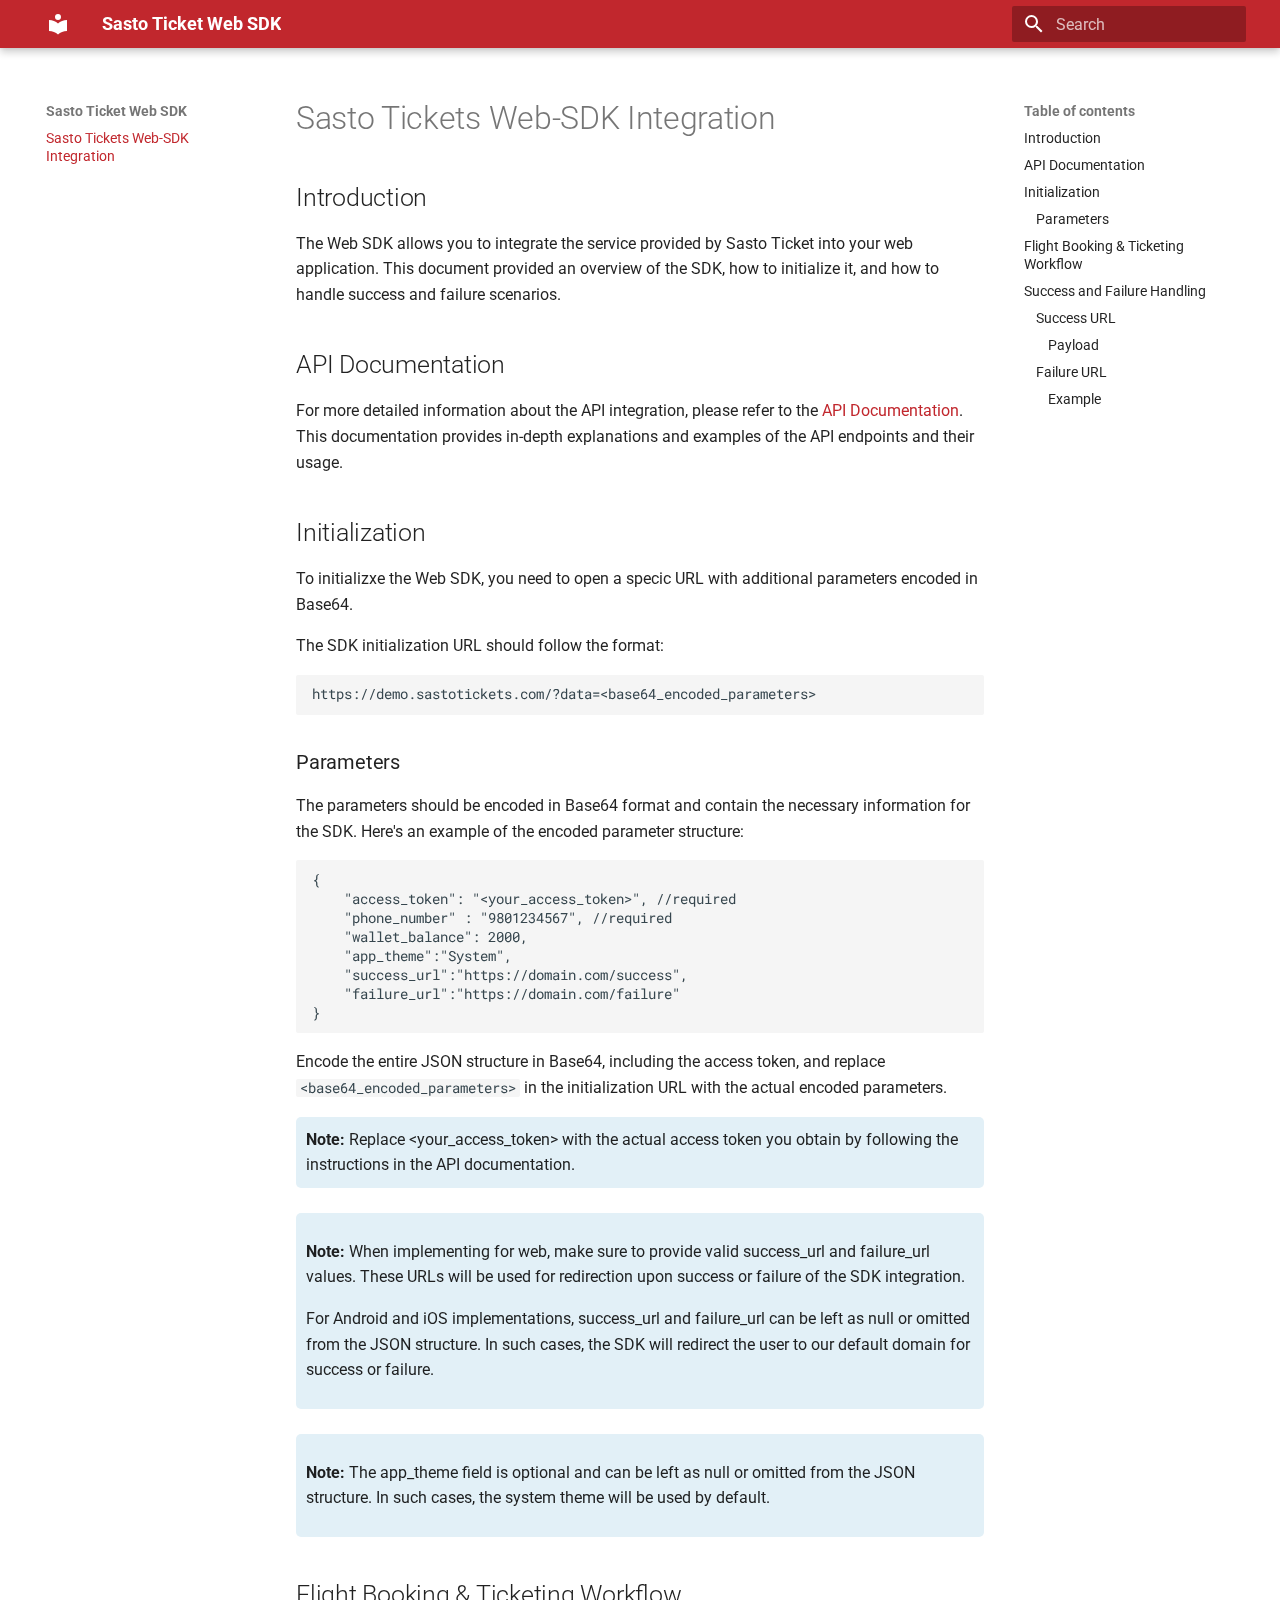
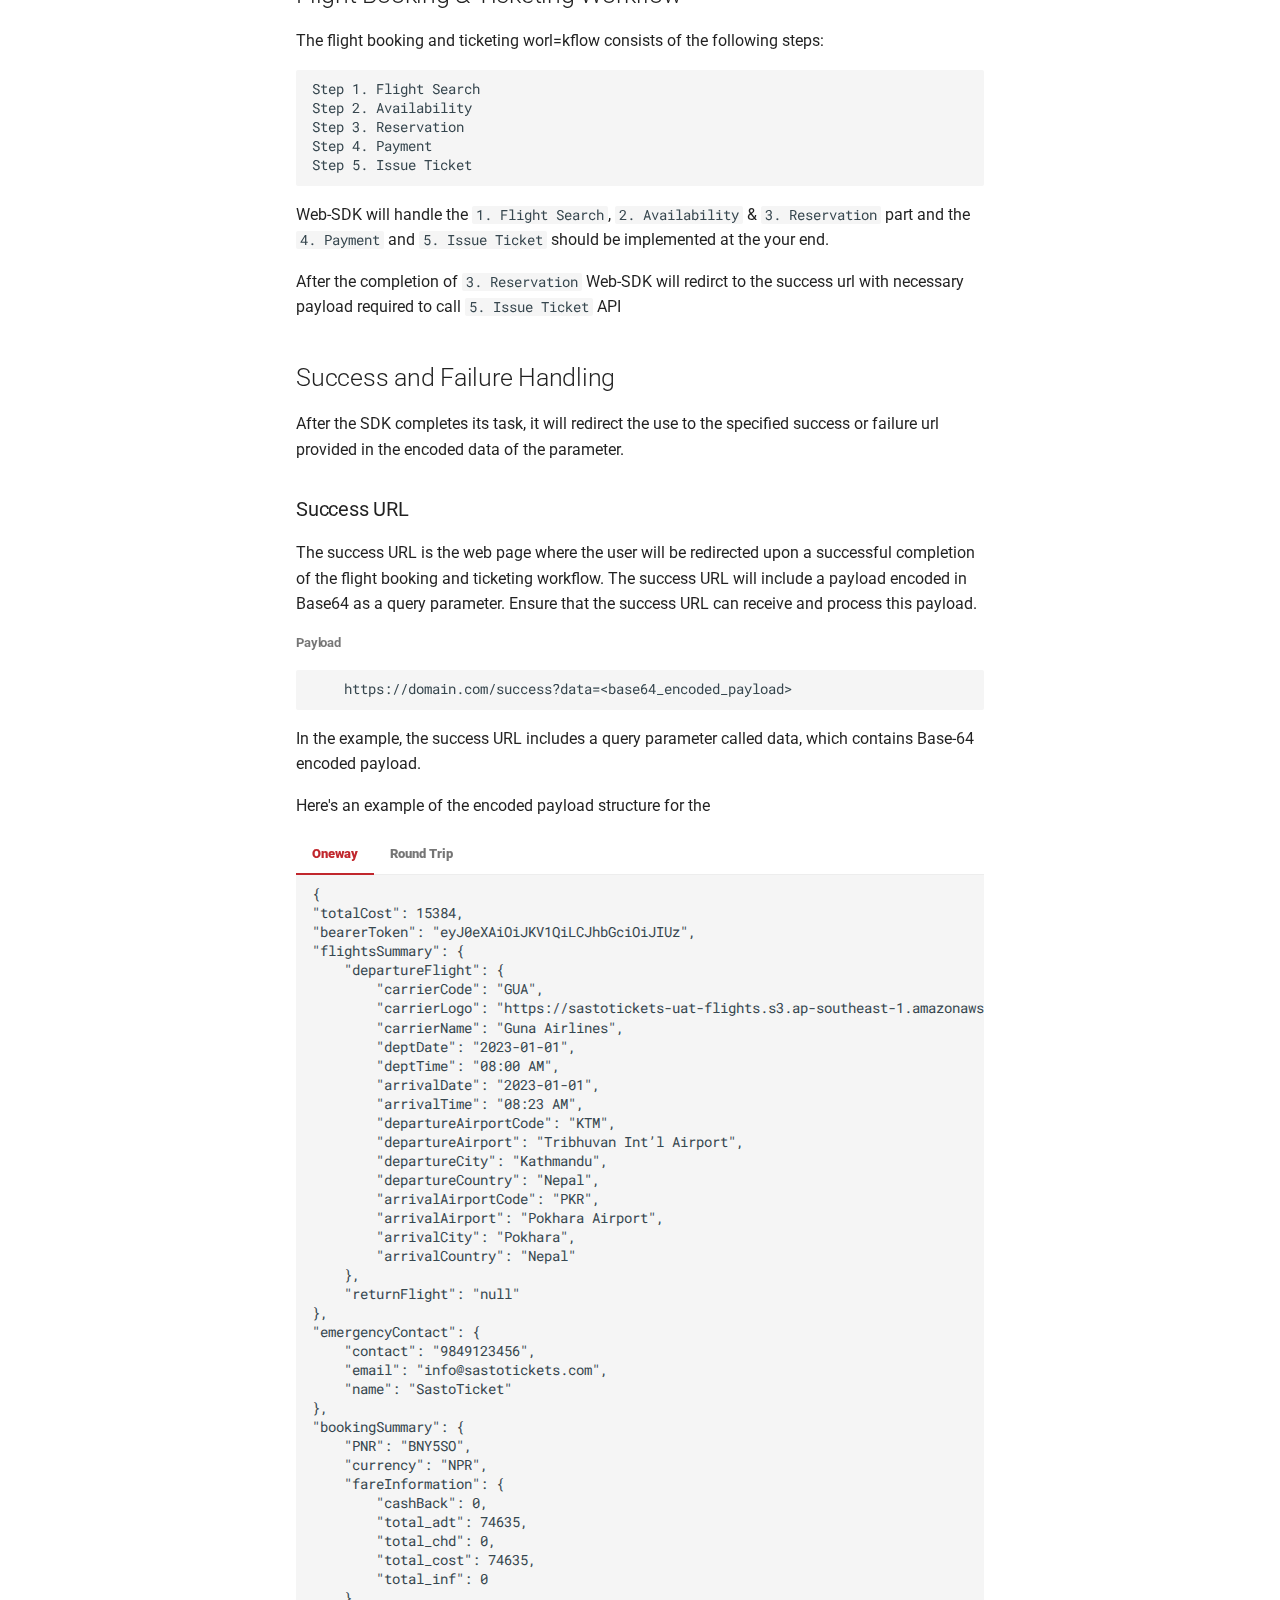
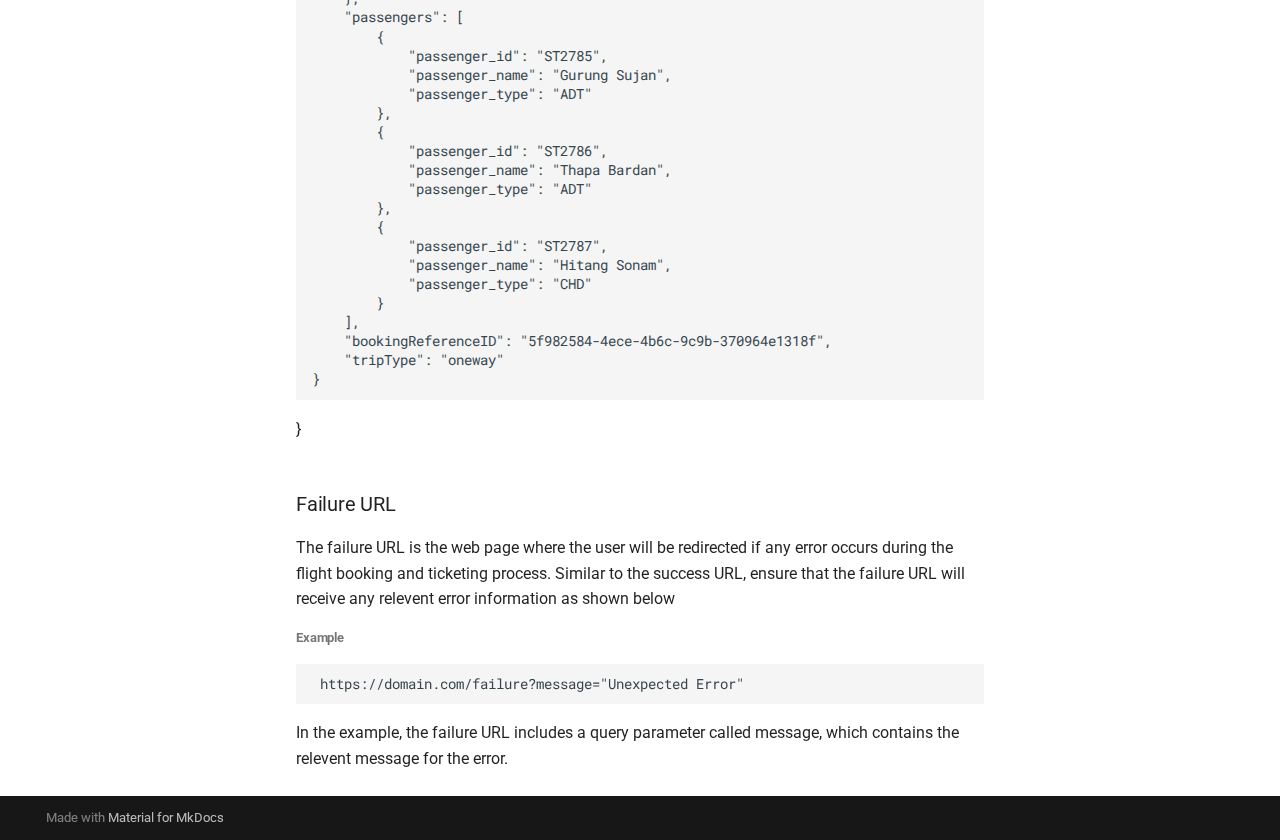
<file: index.html>
<!doctype html>
<html lang="en" class="no-js">
  <head>
    
      <meta charset="utf-8">
      <meta name="viewport" content="width=device-width,initial-scale=1">
      
      
      
      
      
      <link rel="icon" href="assets/images/favicon.png">
      <meta name="generator" content="mkdocs-1.4.3, mkdocs-material-9.1.18">
    
    
      
        <title>Sasto Ticket Web SDK</title>
      
    
    
      <link rel="stylesheet" href="assets/stylesheets/main.26e3688c.min.css">
      
        
        <link rel="stylesheet" href="assets/stylesheets/palette.ecc896b0.min.css">
      
      

    
    
    
      
        
        
        <link rel="preconnect" href="https://fonts.gstatic.com" crossorigin>
        <link rel="stylesheet" href="https://fonts.googleapis.com/css?family=Roboto:300,300i,400,400i,700,700i%7CRoboto+Mono:400,400i,700,700i&display=fallback">
        <style>:root{--md-text-font:"Roboto";--md-code-font:"Roboto Mono"}</style>
      
    
    
      <link rel="stylesheet" href="colors.css">
    
    <script>__md_scope=new URL(".",location),__md_hash=e=>[...e].reduce((e,_)=>(e<<5)-e+_.charCodeAt(0),0),__md_get=(e,_=localStorage,t=__md_scope)=>JSON.parse(_.getItem(t.pathname+"."+e)),__md_set=(e,_,t=localStorage,a=__md_scope)=>{try{t.setItem(a.pathname+"."+e,JSON.stringify(_))}catch(e){}}</script>
    
      

    
    
    
  </head>
  
  
    
    
    
    
    
    <body dir="ltr" data-md-color-scheme="default" data-md-color-primary="custom" data-md-color-accent="custom">
  
    
    
    <input class="md-toggle" data-md-toggle="drawer" type="checkbox" id="__drawer" autocomplete="off">
    <input class="md-toggle" data-md-toggle="search" type="checkbox" id="__search" autocomplete="off">
    <label class="md-overlay" for="__drawer"></label>
    <div data-md-component="skip">
      
        
        <a href="#sasto-tickets-web-sdk-integration" class="md-skip">
          Skip to content
        </a>
      
    </div>
    <div data-md-component="announce">
      
    </div>
    
    
      

  

<header class="md-header md-header--shadow" data-md-component="header">
  <nav class="md-header__inner md-grid" aria-label="Header">
    <a href="." title="Sasto Ticket Web SDK" class="md-header__button md-logo" aria-label="Sasto Ticket Web SDK" data-md-component="logo">
      
  
  <svg xmlns="http://www.w3.org/2000/svg" viewBox="0 0 24 24"><path d="M12 8a3 3 0 0 0 3-3 3 3 0 0 0-3-3 3 3 0 0 0-3 3 3 3 0 0 0 3 3m0 3.54C9.64 9.35 6.5 8 3 8v11c3.5 0 6.64 1.35 9 3.54 2.36-2.19 5.5-3.54 9-3.54V8c-3.5 0-6.64 1.35-9 3.54Z"/></svg>

    </a>
    <label class="md-header__button md-icon" for="__drawer">
      <svg xmlns="http://www.w3.org/2000/svg" viewBox="0 0 24 24"><path d="M3 6h18v2H3V6m0 5h18v2H3v-2m0 5h18v2H3v-2Z"/></svg>
    </label>
    <div class="md-header__title" data-md-component="header-title">
      <div class="md-header__ellipsis">
        <div class="md-header__topic">
          <span class="md-ellipsis">
            Sasto Ticket Web SDK
          </span>
        </div>
        <div class="md-header__topic" data-md-component="header-topic">
          <span class="md-ellipsis">
            
              Sasto Tickets Web-SDK Integration
            
          </span>
        </div>
      </div>
    </div>
    
      
    
    
    
      <label class="md-header__button md-icon" for="__search">
        <svg xmlns="http://www.w3.org/2000/svg" viewBox="0 0 24 24"><path d="M9.5 3A6.5 6.5 0 0 1 16 9.5c0 1.61-.59 3.09-1.56 4.23l.27.27h.79l5 5-1.5 1.5-5-5v-.79l-.27-.27A6.516 6.516 0 0 1 9.5 16 6.5 6.5 0 0 1 3 9.5 6.5 6.5 0 0 1 9.5 3m0 2C7 5 5 7 5 9.5S7 14 9.5 14 14 12 14 9.5 12 5 9.5 5Z"/></svg>
      </label>
      <div class="md-search" data-md-component="search" role="dialog">
  <label class="md-search__overlay" for="__search"></label>
  <div class="md-search__inner" role="search">
    <form class="md-search__form" name="search">
      <input type="text" class="md-search__input" name="query" aria-label="Search" placeholder="Search" autocapitalize="off" autocorrect="off" autocomplete="off" spellcheck="false" data-md-component="search-query" required>
      <label class="md-search__icon md-icon" for="__search">
        <svg xmlns="http://www.w3.org/2000/svg" viewBox="0 0 24 24"><path d="M9.5 3A6.5 6.5 0 0 1 16 9.5c0 1.61-.59 3.09-1.56 4.23l.27.27h.79l5 5-1.5 1.5-5-5v-.79l-.27-.27A6.516 6.516 0 0 1 9.5 16 6.5 6.5 0 0 1 3 9.5 6.5 6.5 0 0 1 9.5 3m0 2C7 5 5 7 5 9.5S7 14 9.5 14 14 12 14 9.5 12 5 9.5 5Z"/></svg>
        <svg xmlns="http://www.w3.org/2000/svg" viewBox="0 0 24 24"><path d="M20 11v2H8l5.5 5.5-1.42 1.42L4.16 12l7.92-7.92L13.5 5.5 8 11h12Z"/></svg>
      </label>
      <nav class="md-search__options" aria-label="Search">
        
        <button type="reset" class="md-search__icon md-icon" title="Clear" aria-label="Clear" tabindex="-1">
          <svg xmlns="http://www.w3.org/2000/svg" viewBox="0 0 24 24"><path d="M19 6.41 17.59 5 12 10.59 6.41 5 5 6.41 10.59 12 5 17.59 6.41 19 12 13.41 17.59 19 19 17.59 13.41 12 19 6.41Z"/></svg>
        </button>
      </nav>
      
    </form>
    <div class="md-search__output">
      <div class="md-search__scrollwrap" data-md-scrollfix>
        <div class="md-search-result" data-md-component="search-result">
          <div class="md-search-result__meta">
            Initializing search
          </div>
          <ol class="md-search-result__list" role="presentation"></ol>
        </div>
      </div>
    </div>
  </div>
</div>
    
    
  </nav>
  
</header>
    
    <div class="md-container" data-md-component="container">
      
      
        
          
        
      
      <main class="md-main" data-md-component="main">
        <div class="md-main__inner md-grid">
          
            
              
              <div class="md-sidebar md-sidebar--primary" data-md-component="sidebar" data-md-type="navigation" >
                <div class="md-sidebar__scrollwrap">
                  <div class="md-sidebar__inner">
                    


<nav class="md-nav md-nav--primary" aria-label="Navigation" data-md-level="0">
  <label class="md-nav__title" for="__drawer">
    <a href="." title="Sasto Ticket Web SDK" class="md-nav__button md-logo" aria-label="Sasto Ticket Web SDK" data-md-component="logo">
      
  
  <svg xmlns="http://www.w3.org/2000/svg" viewBox="0 0 24 24"><path d="M12 8a3 3 0 0 0 3-3 3 3 0 0 0-3-3 3 3 0 0 0-3 3 3 3 0 0 0 3 3m0 3.54C9.64 9.35 6.5 8 3 8v11c3.5 0 6.64 1.35 9 3.54 2.36-2.19 5.5-3.54 9-3.54V8c-3.5 0-6.64 1.35-9 3.54Z"/></svg>

    </a>
    Sasto Ticket Web SDK
  </label>
  
  <ul class="md-nav__list" data-md-scrollfix>
    
      
      
      

  
  
    
  
  
    <li class="md-nav__item md-nav__item--active">
      
      <input class="md-nav__toggle md-toggle" type="checkbox" id="__toc">
      
      
        
      
      
        <label class="md-nav__link md-nav__link--active" for="__toc">
          Sasto Tickets Web-SDK Integration
          <span class="md-nav__icon md-icon"></span>
        </label>
      
      <a href="." class="md-nav__link md-nav__link--active">
        Sasto Tickets Web-SDK Integration
      </a>
      
        

<nav class="md-nav md-nav--secondary" aria-label="Table of contents">
  
  
  
    
  
  
    <label class="md-nav__title" for="__toc">
      <span class="md-nav__icon md-icon"></span>
      Table of contents
    </label>
    <ul class="md-nav__list" data-md-component="toc" data-md-scrollfix>
      
        <li class="md-nav__item">
  <a href="#introduction" class="md-nav__link">
    Introduction
  </a>
  
</li>
      
        <li class="md-nav__item">
  <a href="#api-documentation" class="md-nav__link">
    API Documentation
  </a>
  
</li>
      
        <li class="md-nav__item">
  <a href="#initialization" class="md-nav__link">
    Initialization
  </a>
  
    <nav class="md-nav" aria-label="Initialization">
      <ul class="md-nav__list">
        
          <li class="md-nav__item">
  <a href="#parameters" class="md-nav__link">
    Parameters
  </a>
  
</li>
        
      </ul>
    </nav>
  
</li>
      
        <li class="md-nav__item">
  <a href="#flight-booking-ticketing-workflow" class="md-nav__link">
    Flight Booking &amp; Ticketing Workflow
  </a>
  
</li>
      
        <li class="md-nav__item">
  <a href="#success-and-failure-handling" class="md-nav__link">
    Success and Failure Handling
  </a>
  
    <nav class="md-nav" aria-label="Success and Failure Handling">
      <ul class="md-nav__list">
        
          <li class="md-nav__item">
  <a href="#success-url" class="md-nav__link">
    Success URL
  </a>
  
    <nav class="md-nav" aria-label="Success URL">
      <ul class="md-nav__list">
        
          <li class="md-nav__item">
  <a href="#payload" class="md-nav__link">
    Payload
  </a>
  
</li>
        
      </ul>
    </nav>
  
</li>
        
          <li class="md-nav__item">
  <a href="#failure-url" class="md-nav__link">
    Failure URL
  </a>
  
    <nav class="md-nav" aria-label="Failure URL">
      <ul class="md-nav__list">
        
          <li class="md-nav__item">
  <a href="#example" class="md-nav__link">
    Example
  </a>
  
</li>
        
      </ul>
    </nav>
  
</li>
        
      </ul>
    </nav>
  
</li>
      
    </ul>
  
</nav>
      
    </li>
  

    
  </ul>
</nav>
                  </div>
                </div>
              </div>
            
            
              
              <div class="md-sidebar md-sidebar--secondary" data-md-component="sidebar" data-md-type="toc" >
                <div class="md-sidebar__scrollwrap">
                  <div class="md-sidebar__inner">
                    

<nav class="md-nav md-nav--secondary" aria-label="Table of contents">
  
  
  
    
  
  
    <label class="md-nav__title" for="__toc">
      <span class="md-nav__icon md-icon"></span>
      Table of contents
    </label>
    <ul class="md-nav__list" data-md-component="toc" data-md-scrollfix>
      
        <li class="md-nav__item">
  <a href="#introduction" class="md-nav__link">
    Introduction
  </a>
  
</li>
      
        <li class="md-nav__item">
  <a href="#api-documentation" class="md-nav__link">
    API Documentation
  </a>
  
</li>
      
        <li class="md-nav__item">
  <a href="#initialization" class="md-nav__link">
    Initialization
  </a>
  
    <nav class="md-nav" aria-label="Initialization">
      <ul class="md-nav__list">
        
          <li class="md-nav__item">
  <a href="#parameters" class="md-nav__link">
    Parameters
  </a>
  
</li>
        
      </ul>
    </nav>
  
</li>
      
        <li class="md-nav__item">
  <a href="#flight-booking-ticketing-workflow" class="md-nav__link">
    Flight Booking &amp; Ticketing Workflow
  </a>
  
</li>
      
        <li class="md-nav__item">
  <a href="#success-and-failure-handling" class="md-nav__link">
    Success and Failure Handling
  </a>
  
    <nav class="md-nav" aria-label="Success and Failure Handling">
      <ul class="md-nav__list">
        
          <li class="md-nav__item">
  <a href="#success-url" class="md-nav__link">
    Success URL
  </a>
  
    <nav class="md-nav" aria-label="Success URL">
      <ul class="md-nav__list">
        
          <li class="md-nav__item">
  <a href="#payload" class="md-nav__link">
    Payload
  </a>
  
</li>
        
      </ul>
    </nav>
  
</li>
        
          <li class="md-nav__item">
  <a href="#failure-url" class="md-nav__link">
    Failure URL
  </a>
  
    <nav class="md-nav" aria-label="Failure URL">
      <ul class="md-nav__list">
        
          <li class="md-nav__item">
  <a href="#example" class="md-nav__link">
    Example
  </a>
  
</li>
        
      </ul>
    </nav>
  
</li>
        
      </ul>
    </nav>
  
</li>
      
    </ul>
  
</nav>
                  </div>
                </div>
              </div>
            
          
          
            <div class="md-content" data-md-component="content">
              <article class="md-content__inner md-typeset">
                
                  


<h1 id="sasto-tickets-web-sdk-integration">Sasto Tickets Web-SDK Integration</h1>
<h2 id="introduction">Introduction</h2>
<p>The Web SDK allows you to integrate the service provided by Sasto Ticket into your web application. This document provided an overview of the SDK, how to initialize it, and how to handle success and failure scenarios.</p>
<h2 id="api-documentation">API Documentation</h2>
<p>For more detailed information about the API integration, please refer to the <a href="https://sastotickets-integration-b2b.web.app">API Documentation</a>. This documentation provides in-depth explanations and examples of the API endpoints and their usage.</p>
<h2 id="initialization">Initialization</h2>
<p>To initializxe the Web SDK, you need to open a specic URL with additional parameters encoded in Base64.</p>
<p>The SDK initialization URL should follow the format:</p>
<pre><code>https://demo.sastotickets.com/?data=&lt;base64_encoded_parameters&gt;
</code></pre>
<h3 id="parameters">Parameters</h3>
<p>The parameters should be encoded in Base64 format and contain the necessary information for the SDK. Here's an example of the encoded parameter structure:</p>
<pre><code>{
    "access_token": "&lt;your_access_token&gt;", //required
    "phone_number" : "9801234567", //required
    "wallet_balance": 2000,
    "app_theme":"System",
    "success_url":"https://domain.com/success",
    "failure_url":"https://domain.com/failure"
}
</code></pre>
<p>Encode the entire JSON structure in Base64, including the access token, and replace <code>&lt;base64_encoded_parameters&gt;</code> in the initialization URL with the actual encoded parameters.</p>
<div style="background-color: #E2F0F7; padding:10px; border-radius:5px "><b>Note:</b> Replace &ltyour_access_token> with the actual access token you obtain by following the instructions in the API documentation.</div>

<div style="background-color: #E2F0F7; padding:10px; border-radius:5px; margin-top: 25px; "><p><b>Note:</b> When implementing for web, make sure to provide valid success_url and failure_url values. These URLs will be used for redirection upon success or failure of the SDK integration.</p>

<p>For Android and iOS implementations, success_url and failure_url can be left as null or omitted from the JSON structure. In such cases, the SDK will redirect the user to our default domain for success or failure.</p></div>

<div style="background-color: #E2F0F7; padding:10px; border-radius:5px;  margin-top: 25px; "><p><b>Note:</b> The app_theme field is optional and can be left as null or omitted from the JSON structure. In such cases, the system theme will be used by default.</div>

<h2 id="flight-booking-ticketing-workflow">Flight Booking &amp; Ticketing Workflow</h2>
<p>The flight booking and ticketing worl=kflow consists of the following steps:</p>
<pre><code>Step 1. Flight Search
Step 2. Availability
Step 3. Reservation
Step 4. Payment
Step 5. Issue Ticket
</code></pre>
<p>Web-SDK will handle the <code>1. Flight Search</code>, <code>2. Availability</code> &amp; <code>3. Reservation</code> part and the <code>4. Payment</code> and <code>5. Issue Ticket</code> should be implemented at the your end.</p>
<p>After the completion of <code>3. Reservation</code> Web-SDK will redirct to the success url with necessary payload required to call <code>5. Issue Ticket</code> API</p>
<h2 id="success-and-failure-handling">Success and Failure Handling</h2>
<p>After the SDK completes its task, it will redirect the use to the specified success or failure url provided in the encoded data of the parameter.</p>
<h3 id="success-url">Success URL</h3>
<p>The success URL is the web page where the user will be redirected upon a successful completion of the flight booking and ticketing workflow. The success URL will include a payload encoded in Base64 as a query parameter. Ensure that the success URL can receive and process this payload.</p>
<h6 id="payload">Payload</h6>
<pre><code>    https://domain.com/success?data=&lt;base64_encoded_payload&gt;
</code></pre>
<p>In the example, the success URL includes a query parameter called data, which contains Base-64 encoded payload.</p>
<p>Here's an example of the encoded payload structure for the </p>
<div class="tabbed-set tabbed-alternate" data-tabs="1:2"><input checked="checked" id="__tabbed_1_1" name="__tabbed_1" type="radio" /><input id="__tabbed_1_2" name="__tabbed_1" type="radio" /><div class="tabbed-labels"><label for="__tabbed_1_1"><b>Oneway</b></label><label for="__tabbed_1_2"><b>Round Trip</b></label></div>
<div class="tabbed-content">
<div class="tabbed-block">
<pre><code>{
"totalCost": 15384,
"bearerToken": "eyJ0eXAiOiJKV1QiLCJhbGciOiJIUz",
"flightsSummary": {
    "departureFlight": {
        "carrierCode": "GUA",
        "carrierLogo": "https://sastotickets-uat-flights.s3.ap-southeast-1.amazonaws.com/airlines/1660816647-1480147710.png",
        "carrierName": "Guna Airlines",
        "deptDate": "2023-01-01",
        "deptTime": "08:00 AM",
        "arrivalDate": "2023-01-01",
        "arrivalTime": "08:23 AM",
        "departureAirportCode": "KTM",
        "departureAirport": "Tribhuvan Int’l Airport",
        "departureCity": "Kathmandu",
        "departureCountry": "Nepal",
        "arrivalAirportCode": "PKR",
        "arrivalAirport": "Pokhara Airport",
        "arrivalCity": "Pokhara",
        "arrivalCountry": "Nepal"
    },
    "returnFlight": "null"
},
"emergencyContact": {
    "contact": "9849123456",
    "email": "info@sastotickets.com",
    "name": "SastoTicket"
},
"bookingSummary": {
    "PNR": "BNY5SO",
    "currency": "NPR",
    "fareInformation": {
        "cashBack": 0,
        "total_adt": 74635,
        "total_chd": 0,
        "total_cost": 74635,
        "total_inf": 0
    },
    "passengers": [
        {
            "passenger_id": "ST2785",
            "passenger_name": "Gurung Sujan",
            "passenger_type": "ADT"
        },
        {
            "passenger_id": "ST2786",
            "passenger_name": "Thapa Bardan",
            "passenger_type": "ADT"
        },
        {
            "passenger_id": "ST2787",
            "passenger_name": "Hitang Sonam",
            "passenger_type": "CHD"
        }
    ],
    "bookingReferenceID": "5f982584-4ece-4b6c-9c9b-370964e1318f",
    "tripType": "oneway"
}
</code></pre>
<p>}</p>
</div>
<div class="tabbed-block">
<pre><code>{
    "totalCost": 15384,
    "bearerToken": "eyJ0eXAiOiJKV1QiLCJhbGciOiJIUz",
    "flightsSummary": {
        "departureFlight": {
            "carrierCode": "GUA",
            "carrierLogo": "https://sastotickets-uat-flights.s3.ap-southeast-1.amazonaws.com/airlines/1660816647-1480147710.png",
            "carrierName": "Guna Airlines",
            "deptDate": "2023-01-01",
            "deptTime": "08:00 AM",
            "arrivalDate": "2023-01-01",
            "arrivalTime": "08:23 AM",
            "departureAirportCode": "KTM",
            "departureAirport": "Tribhuvan Int’l Airport",
            "departureCity": "Kathmandu",
            "departureCountry": "Nepal",
            "arrivalAirportCode": "PKR",
            "arrivalAirport": "Pokhara Airport",
            "arrivalCity": "Pokhara",
            "arrivalCountry": "Nepal"
        },
        "returnFlight": {
            "carrierCode": "GUA",
            "carrierLogo": "https://sastotickets-uat-flights.s3.ap-southeast-1.amazonaws.com/airlines1660816647-1480147710.png",
            "carrierName": "Guna Airlines",
            "deptDate": "2023-01-01",
            "deptTime": "08:00 AM",
            "arrivalDate": "2023-01-01",
            "arrivalTime": "08:23 AM",
            "departureAirportCode": "KTM",
            "departureAirport": "Tribhuvan Int’l Airport",
            "departureCity": "Kathmandu",
            "departureCountry": "Nepal",
            "arrivalAirportCode": "PKR",
            "arrivalAirport": "Pokhara Airport",
            "arrivalCity": "Pokhara",
            "arrivalCountry": "Nepal"
        }
    },
    "emergencyContact": {
        "contact": "9849123456",
        "email": "info@sastotickets.com",
        "name": "SastoTicket"
    },
    "bookingSummary": {
        "PNR": "BNY5SO",
        "currency": "NPR",
        "fareInformation": {
            "cashBack": 0,
            "total_adt": 74635,
            "total_chd": 0,
            "total_cost": 74635,
            "total_inf": 0
        },
        "passengers": [
            {
                "passenger_id": "ST2785",
                "passenger_name": "Gurung Sujan",
                "passenger_type": "ADT"
            },
            {
                "passenger_id": "ST2786",
                "passenger_name": "Thapa Bardan",
                "passenger_type": "ADT"
            },
            {
                "passenger_id": "ST2787",
                "passenger_name": "Hitang Sonam",
                "passenger_type": "CHD"
            }
        ],
        "bookingReferenceID": "5f982584-4ece-4b6c-9c9b-370964e1318f",
        "tripType": "round"
    }
}
</code></pre>
</div>
</div>
</div>
<h3 id="failure-url">Failure URL</h3>
<p>The failure URL is the web page where the user will be redirected if any error occurs during the flight booking and ticketing process. Similar to the success URL, ensure that the failure URL will receive any relevent error information as shown below</p>
<h6 id="example">Example</h6>
<pre><code> https://domain.com/failure?message="Unexpected Error"
</code></pre>
<p>In the example, the failure URL includes a query parameter called message, which contains the relevent message for the error.</p>





                
              </article>
            </div>
          
          
        </div>
        
      </main>
      
        <footer class="md-footer">
  
  <div class="md-footer-meta md-typeset">
    <div class="md-footer-meta__inner md-grid">
      <div class="md-copyright">
  
  
    Made with
    <a href="https://squidfunk.github.io/mkdocs-material/" target="_blank" rel="noopener">
      Material for MkDocs
    </a>
  
</div>
      
    </div>
  </div>
</footer>
      
    </div>
    <div class="md-dialog" data-md-component="dialog">
      <div class="md-dialog__inner md-typeset"></div>
    </div>
    
    <script id="__config" type="application/json">{"base": ".", "features": [], "search": "assets/javascripts/workers/search.74e28a9f.min.js", "translations": {"clipboard.copied": "Copied to clipboard", "clipboard.copy": "Copy to clipboard", "search.result.more.one": "1 more on this page", "search.result.more.other": "# more on this page", "search.result.none": "No matching documents", "search.result.one": "1 matching document", "search.result.other": "# matching documents", "search.result.placeholder": "Type to start searching", "search.result.term.missing": "Missing", "select.version": "Select version"}}</script>
    
    
      <script src="assets/javascripts/bundle.220ee61c.min.js"></script>
      
    
  </body>
</html>
</file>
<file: colors.css>
:root {
    --md-primary-fg-color:        #C1272D;
    --md-accent-fg-color:        #C1272D;
  }
</file>
<file: assets/stylesheets/main.26e3688c.min.css>
@charset "UTF-8";html{-webkit-text-size-adjust:none;-moz-text-size-adjust:none;text-size-adjust:none;box-sizing:border-box}*,:after,:before{box-sizing:inherit}@media (prefers-reduced-motion){*,:after,:before{transition:none!important}}body{margin:0}a,button,input,label{-webkit-tap-highlight-color:transparent}a{color:inherit;text-decoration:none}hr{border:0;box-sizing:initial;display:block;height:.05rem;overflow:visible;padding:0}small{font-size:80%}sub,sup{line-height:1em}img{border-style:none}table{border-collapse:initial;border-spacing:0}td,th{font-weight:400;vertical-align:top}button{background:#0000;border:0;font-family:inherit;font-size:inherit;margin:0;padding:0}input{border:0;outline:none}:root{--md-primary-fg-color:#4051b5;--md-primary-fg-color--light:#5d6cc0;--md-primary-fg-color--dark:#303fa1;--md-primary-bg-color:#fff;--md-primary-bg-color--light:#ffffffb3;--md-accent-fg-color:#526cfe;--md-accent-fg-color--transparent:#526cfe1a;--md-accent-bg-color:#fff;--md-accent-bg-color--light:#ffffffb3}[data-md-color-scheme=default]{color-scheme:light}[data-md-color-scheme=default] img[src$="#gh-dark-mode-only"],[data-md-color-scheme=default] img[src$="#only-dark"]{display:none}:root,[data-md-color-scheme=default]{--md-default-fg-color:#000000de;--md-default-fg-color--light:#0000008a;--md-default-fg-color--lighter:#00000052;--md-default-fg-color--lightest:#00000012;--md-default-bg-color:#fff;--md-default-bg-color--light:#ffffffb3;--md-default-bg-color--lighter:#ffffff4d;--md-default-bg-color--lightest:#ffffff1f;--md-code-fg-color:#36464e;--md-code-bg-color:#f5f5f5;--md-code-hl-color:#ffff0080;--md-code-hl-number-color:#d52a2a;--md-code-hl-special-color:#db1457;--md-code-hl-function-color:#a846b9;--md-code-hl-constant-color:#6e59d9;--md-code-hl-keyword-color:#3f6ec6;--md-code-hl-string-color:#1c7d4d;--md-code-hl-name-color:var(--md-code-fg-color);--md-code-hl-operator-color:var(--md-default-fg-color--light);--md-code-hl-punctuation-color:var(--md-default-fg-color--light);--md-code-hl-comment-color:var(--md-default-fg-color--light);--md-code-hl-generic-color:var(--md-default-fg-color--light);--md-code-hl-variable-color:var(--md-default-fg-color--light);--md-typeset-color:var(--md-default-fg-color);--md-typeset-a-color:var(--md-primary-fg-color);--md-typeset-mark-color:#ffff0080;--md-typeset-del-color:#f5503d26;--md-typeset-ins-color:#0bd57026;--md-typeset-kbd-color:#fafafa;--md-typeset-kbd-accent-color:#fff;--md-typeset-kbd-border-color:#b8b8b8;--md-typeset-table-color:#0000001f;--md-typeset-table-color--light:rgba(0,0,0,.035);--md-admonition-fg-color:var(--md-default-fg-color);--md-admonition-bg-color:var(--md-default-bg-color);--md-warning-fg-color:#000000de;--md-warning-bg-color:#ff9;--md-footer-fg-color:#fff;--md-footer-fg-color--light:#ffffffb3;--md-footer-fg-color--lighter:#ffffff73;--md-footer-bg-color:#000000de;--md-footer-bg-color--dark:#00000052;--md-shadow-z1:0 0.2rem 0.5rem #0000000d,0 0 0.05rem #0000001a;--md-shadow-z2:0 0.2rem 0.5rem #0000001a,0 0 0.05rem #00000040;--md-shadow-z3:0 0.2rem 0.5rem #0003,0 0 0.05rem #00000059}.md-icon svg{fill:currentcolor;display:block;height:1.2rem;width:1.2rem}body{-webkit-font-smoothing:antialiased;-moz-osx-font-smoothing:grayscale;--md-text-font-family:var(--md-text-font,_),-apple-system,BlinkMacSystemFont,Helvetica,Arial,sans-serif;--md-code-font-family:var(--md-code-font,_),SFMono-Regular,Consolas,Menlo,monospace}aside,body,input{font-feature-settings:"kern","liga";color:var(--md-typeset-color);font-family:var(--md-text-font-family)}code,kbd,pre{font-feature-settings:"kern";font-family:var(--md-code-font-family)}:root{--md-typeset-table-sort-icon:url('data:image/svg+xml;charset=utf-8,<svg xmlns="http://www.w3.org/2000/svg" viewBox="0 0 24 24"><path d="m18 21-4-4h3V7h-3l4-4 4 4h-3v10h3M2 19v-2h10v2M2 13v-2h7v2M2 7V5h4v2H2Z"/></svg>');--md-typeset-table-sort-icon--asc:url('data:image/svg+xml;charset=utf-8,<svg xmlns="http://www.w3.org/2000/svg" viewBox="0 0 24 24"><path d="M19 17h3l-4 4-4-4h3V3h2M2 17h10v2H2M6 5v2H2V5m0 6h7v2H2v-2Z"/></svg>');--md-typeset-table-sort-icon--desc:url('data:image/svg+xml;charset=utf-8,<svg xmlns="http://www.w3.org/2000/svg" viewBox="0 0 24 24"><path d="M19 7h3l-4-4-4 4h3v14h2M2 17h10v2H2M6 5v2H2V5m0 6h7v2H2v-2Z"/></svg>')}.md-typeset{-webkit-print-color-adjust:exact;color-adjust:exact;font-size:.8rem;line-height:1.6}@media print{.md-typeset{font-size:.68rem}}.md-typeset blockquote,.md-typeset dl,.md-typeset figure,.md-typeset ol,.md-typeset pre,.md-typeset ul{margin-bottom:1em;margin-top:1em}.md-typeset h1{color:var(--md-default-fg-color--light);font-size:2em;line-height:1.3;margin:0 0 1.25em}.md-typeset h1,.md-typeset h2{font-weight:300;letter-spacing:-.01em}.md-typeset h2{font-size:1.5625em;line-height:1.4;margin:1.6em 0 .64em}.md-typeset h3{font-size:1.25em;font-weight:400;letter-spacing:-.01em;line-height:1.5;margin:1.6em 0 .8em}.md-typeset h2+h3{margin-top:.8em}.md-typeset h4{font-weight:700;letter-spacing:-.01em;margin:1em 0}.md-typeset h5,.md-typeset h6{color:var(--md-default-fg-color--light);font-size:.8em;font-weight:700;letter-spacing:-.01em;margin:1.25em 0}.md-typeset h5{text-transform:uppercase}.md-typeset hr{border-bottom:.05rem solid var(--md-default-fg-color--lightest);display:flow-root;margin:1.5em 0}.md-typeset a{color:var(--md-typeset-a-color);word-break:break-word}.md-typeset a,.md-typeset a:before{transition:color 125ms}.md-typeset a:focus,.md-typeset a:hover{color:var(--md-accent-fg-color)}.md-typeset a:focus code,.md-typeset a:hover code{background-color:var(--md-accent-fg-color--transparent)}.md-typeset a code{color:currentcolor;transition:background-color 125ms}.md-typeset a.focus-visible{outline-color:var(--md-accent-fg-color);outline-offset:.2rem}.md-typeset code,.md-typeset kbd,.md-typeset pre{color:var(--md-code-fg-color);direction:ltr;font-variant-ligatures:none}@media print{.md-typeset code,.md-typeset kbd,.md-typeset pre{white-space:pre-wrap}}.md-typeset code{background-color:var(--md-code-bg-color);border-radius:.1rem;-webkit-box-decoration-break:clone;box-decoration-break:clone;font-size:.85em;padding:0 .2941176471em;word-break:break-word}.md-typeset code:not(.focus-visible){-webkit-tap-highlight-color:transparent;outline:none}.md-typeset pre{display:flow-root;line-height:1.4;position:relative}.md-typeset pre>code{-webkit-box-decoration-break:slice;box-decoration-break:slice;box-shadow:none;display:block;margin:0;outline-color:var(--md-accent-fg-color);overflow:auto;padding:.7720588235em 1.1764705882em;scrollbar-color:var(--md-default-fg-color--lighter) #0000;scrollbar-width:thin;touch-action:auto;word-break:normal}.md-typeset pre>code:hover{scrollbar-color:var(--md-accent-fg-color) #0000}.md-typeset pre>code::-webkit-scrollbar{height:.2rem;width:.2rem}.md-typeset pre>code::-webkit-scrollbar-thumb{background-color:var(--md-default-fg-color--lighter)}.md-typeset pre>code::-webkit-scrollbar-thumb:hover{background-color:var(--md-accent-fg-color)}.md-typeset kbd{background-color:var(--md-typeset-kbd-color);border-radius:.1rem;box-shadow:0 .1rem 0 .05rem var(--md-typeset-kbd-border-color),0 .1rem 0 var(--md-typeset-kbd-border-color),0 -.1rem .2rem var(--md-typeset-kbd-accent-color) inset;color:var(--md-default-fg-color);display:inline-block;font-size:.75em;padding:0 .6666666667em;vertical-align:text-top;word-break:break-word}.md-typeset mark{background-color:var(--md-typeset-mark-color);-webkit-box-decoration-break:clone;box-decoration-break:clone;color:inherit;word-break:break-word}.md-typeset abbr{border-bottom:.05rem dotted var(--md-default-fg-color--light);cursor:help;text-decoration:none}@media (hover:none){.md-typeset abbr[title]:focus:after,.md-typeset abbr[title]:hover:after{background-color:var(--md-default-fg-color);border-radius:.1rem;box-shadow:var(--md-shadow-z3);color:var(--md-default-bg-color);content:attr(title);font-size:.7rem;left:.8rem;margin-top:2em;padding:.2rem .3rem;position:absolute;right:.8rem}}.md-typeset small{opacity:.75}[dir=ltr] .md-typeset sub,[dir=ltr] .md-typeset sup{margin-left:.078125em}[dir=rtl] .md-typeset sub,[dir=rtl] .md-typeset sup{margin-right:.078125em}[dir=ltr] .md-typeset blockquote{padding-left:.6rem}[dir=rtl] .md-typeset blockquote{padding-right:.6rem}[dir=ltr] .md-typeset blockquote{border-left:.2rem solid var(--md-default-fg-color--lighter)}[dir=rtl] .md-typeset blockquote{border-right:.2rem solid var(--md-default-fg-color--lighter)}.md-typeset blockquote{color:var(--md-default-fg-color--light);margin-left:0;margin-right:0}.md-typeset ul{list-style-type:disc}[dir=ltr] .md-typeset ol,[dir=ltr] .md-typeset ul{margin-left:.625em}[dir=rtl] .md-typeset ol,[dir=rtl] .md-typeset ul{margin-right:.625em}.md-typeset ol,.md-typeset ul{padding:0}.md-typeset ol:not([hidden]),.md-typeset ul:not([hidden]){display:flow-root}.md-typeset ol ol,.md-typeset ul ol{list-style-type:lower-alpha}.md-typeset ol ol ol,.md-typeset ul ol ol{list-style-type:lower-roman}[dir=ltr] .md-typeset ol li,[dir=ltr] .md-typeset ul li{margin-left:1.25em}[dir=rtl] .md-typeset ol li,[dir=rtl] .md-typeset ul li{margin-right:1.25em}.md-typeset ol li,.md-typeset ul li{margin-bottom:.5em}.md-typeset ol li blockquote,.md-typeset ol li p,.md-typeset ul li blockquote,.md-typeset ul li p{margin:.5em 0}.md-typeset ol li:last-child,.md-typeset ul li:last-child{margin-bottom:0}[dir=ltr] .md-typeset ol li ol,[dir=ltr] .md-typeset ol li ul,[dir=ltr] .md-typeset ul li ol,[dir=ltr] .md-typeset ul li ul{margin-left:.625em}[dir=rtl] .md-typeset ol li ol,[dir=rtl] .md-typeset ol li ul,[dir=rtl] .md-typeset ul li ol,[dir=rtl] .md-typeset ul li ul{margin-right:.625em}.md-typeset ol li ol,.md-typeset ol li ul,.md-typeset ul li ol,.md-typeset ul li ul{margin-bottom:.5em;margin-top:.5em}[dir=ltr] .md-typeset dd{margin-left:1.875em}[dir=rtl] .md-typeset dd{margin-right:1.875em}.md-typeset dd{margin-bottom:1.5em;margin-top:1em}.md-typeset img,.md-typeset svg,.md-typeset video{height:auto;max-width:100%}.md-typeset img[align=left]{margin:1em 1em 1em 0}.md-typeset img[align=right]{margin:1em 0 1em 1em}.md-typeset img[align]:only-child{margin-top:0}.md-typeset figure{display:flow-root;margin:1em auto;max-width:100%;text-align:center;width:-webkit-fit-content;width:-moz-fit-content;width:fit-content}.md-typeset figure img{display:block}.md-typeset figcaption{font-style:italic;margin:1em auto;max-width:24rem}.md-typeset iframe{max-width:100%}.md-typeset table:not([class]){background-color:var(--md-default-bg-color);border:.05rem solid var(--md-typeset-table-color);border-radius:.1rem;display:inline-block;font-size:.64rem;max-width:100%;overflow:auto;touch-action:auto}@media print{.md-typeset table:not([class]){display:table}}.md-typeset table:not([class])+*{margin-top:1.5em}.md-typeset table:not([class]) td>:first-child,.md-typeset table:not([class]) th>:first-child{margin-top:0}.md-typeset table:not([class]) td>:last-child,.md-typeset table:not([class]) th>:last-child{margin-bottom:0}.md-typeset table:not([class]) td:not([align]),.md-typeset table:not([class]) th:not([align]){text-align:left}[dir=rtl] .md-typeset table:not([class]) td:not([align]),[dir=rtl] .md-typeset table:not([class]) th:not([align]){text-align:right}.md-typeset table:not([class]) th{font-weight:700;min-width:5rem;padding:.9375em 1.25em;vertical-align:top}.md-typeset table:not([class]) td{border-top:.05rem solid var(--md-typeset-table-color);padding:.9375em 1.25em;vertical-align:top}.md-typeset table:not([class]) tbody tr{transition:background-color 125ms}.md-typeset table:not([class]) tbody tr:hover{background-color:var(--md-typeset-table-color--light);box-shadow:0 .05rem 0 var(--md-default-bg-color) inset}.md-typeset table:not([class]) a{word-break:normal}.md-typeset table th[role=columnheader]{cursor:pointer}[dir=ltr] .md-typeset table th[role=columnheader]:after{margin-left:.5em}[dir=rtl] .md-typeset table th[role=columnheader]:after{margin-right:.5em}.md-typeset table th[role=columnheader]:after{content:"";display:inline-block;height:1.2em;-webkit-mask-image:var(--md-typeset-table-sort-icon);mask-image:var(--md-typeset-table-sort-icon);-webkit-mask-repeat:no-repeat;mask-repeat:no-repeat;-webkit-mask-size:contain;mask-size:contain;transition:background-color 125ms;vertical-align:text-bottom;width:1.2em}.md-typeset table th[role=columnheader]:hover:after{background-color:var(--md-default-fg-color--lighter)}.md-typeset table th[role=columnheader][aria-sort=ascending]:after{background-color:var(--md-default-fg-color--light);-webkit-mask-image:var(--md-typeset-table-sort-icon--asc);mask-image:var(--md-typeset-table-sort-icon--asc)}.md-typeset table th[role=columnheader][aria-sort=descending]:after{background-color:var(--md-default-fg-color--light);-webkit-mask-image:var(--md-typeset-table-sort-icon--desc);mask-image:var(--md-typeset-table-sort-icon--desc)}.md-typeset__scrollwrap{margin:1em -.8rem;overflow-x:auto;touch-action:auto}.md-typeset__table{display:inline-block;margin-bottom:.5em;padding:0 .8rem}@media print{.md-typeset__table{display:block}}html .md-typeset__table table{display:table;margin:0;overflow:hidden;width:100%}@media screen and (max-width:44.9375em){.md-content__inner>pre{margin:1em -.8rem}.md-content__inner>pre code{border-radius:0}}.md-banner{background-color:var(--md-footer-bg-color);color:var(--md-footer-fg-color);overflow:auto}@media print{.md-banner{display:none}}.md-banner--warning{background-color:var(--md-warning-bg-color);color:var(--md-warning-fg-color)}.md-banner__inner{font-size:.7rem;margin:.6rem auto;padding:0 .8rem}[dir=ltr] .md-banner__button{float:right}[dir=rtl] .md-banner__button{float:left}.md-banner__button{color:inherit;cursor:pointer;transition:opacity .25s}.md-banner__button:hover{opacity:.7}html{font-size:125%;height:100%;overflow-x:hidden}@media screen and (min-width:100em){html{font-size:137.5%}}@media screen and (min-width:125em){html{font-size:150%}}body{background-color:var(--md-default-bg-color);display:flex;flex-direction:column;font-size:.5rem;min-height:100%;position:relative;width:100%}@media print{body{display:block}}@media screen and (max-width:59.9375em){body[data-md-scrolllock]{position:fixed}}.md-grid{margin-left:auto;margin-right:auto;max-width:61rem}.md-container{display:flex;flex-direction:column;flex-grow:1}@media print{.md-container{display:block}}.md-main{flex-grow:1}.md-main__inner{display:flex;height:100%;margin-top:1.5rem}.md-ellipsis{overflow:hidden;text-overflow:ellipsis}.md-toggle{display:none}.md-option{height:0;opacity:0;position:absolute;width:0}.md-option:checked+label:not([hidden]){display:block}.md-option.focus-visible+label{outline-color:var(--md-accent-fg-color);outline-style:auto}.md-skip{background-color:var(--md-default-fg-color);border-radius:.1rem;color:var(--md-default-bg-color);font-size:.64rem;margin:.5rem;opacity:0;outline-color:var(--md-accent-fg-color);padding:.3rem .5rem;position:fixed;transform:translateY(.4rem);z-index:-1}.md-skip:focus{opacity:1;transform:translateY(0);transition:transform .25s cubic-bezier(.4,0,.2,1),opacity 175ms 75ms;z-index:10}@page{margin:25mm}:root{--md-clipboard-icon:url('data:image/svg+xml;charset=utf-8,<svg xmlns="http://www.w3.org/2000/svg" viewBox="0 0 24 24"><path d="M19 21H8V7h11m0-2H8a2 2 0 0 0-2 2v14a2 2 0 0 0 2 2h11a2 2 0 0 0 2-2V7a2 2 0 0 0-2-2m-3-4H4a2 2 0 0 0-2 2v14h2V3h12V1Z"/></svg>')}.md-clipboard{border-radius:.1rem;color:var(--md-default-fg-color--lightest);cursor:pointer;height:1.5em;outline-color:var(--md-accent-fg-color);outline-offset:.1rem;position:absolute;right:.5em;top:.5em;transition:color .25s;width:1.5em;z-index:1}@media print{.md-clipboard{display:none}}.md-clipboard:not(.focus-visible){-webkit-tap-highlight-color:transparent;outline:none}:hover>.md-clipboard{color:var(--md-default-fg-color--light)}.md-clipboard:focus,.md-clipboard:hover{color:var(--md-accent-fg-color)}.md-clipboard:after{background-color:currentcolor;content:"";display:block;height:1.125em;margin:0 auto;-webkit-mask-image:var(--md-clipboard-icon);mask-image:var(--md-clipboard-icon);-webkit-mask-position:center;mask-position:center;-webkit-mask-repeat:no-repeat;mask-repeat:no-repeat;-webkit-mask-size:contain;mask-size:contain;width:1.125em}.md-clipboard--inline{cursor:pointer}.md-clipboard--inline code{transition:color .25s,background-color .25s}.md-clipboard--inline:focus code,.md-clipboard--inline:hover code{background-color:var(--md-accent-fg-color--transparent);color:var(--md-accent-fg-color)}@keyframes consent{0%{opacity:0;transform:translateY(100%)}to{opacity:1;transform:translateY(0)}}@keyframes overlay{0%{opacity:0}to{opacity:1}}.md-consent__overlay{animation:overlay .25s both;-webkit-backdrop-filter:blur(.1rem);backdrop-filter:blur(.1rem);background-color:#0000008a;height:100%;opacity:1;position:fixed;top:0;width:100%;z-index:5}.md-consent__inner{animation:consent .5s cubic-bezier(.1,.7,.1,1) both;background-color:var(--md-default-bg-color);border:0;border-radius:.1rem;bottom:0;box-shadow:0 0 .2rem #0000001a,0 .2rem .4rem #0003;max-height:100%;overflow:auto;padding:0;position:fixed;width:100%;z-index:5}.md-consent__form{padding:.8rem}.md-consent__settings{display:none;margin:1em 0}input:checked+.md-consent__settings{display:block}.md-consent__controls{margin-bottom:.8rem}.md-typeset .md-consent__controls .md-button{display:inline}@media screen and (max-width:44.9375em){.md-typeset .md-consent__controls .md-button{display:block;margin-top:.4rem;text-align:center;width:100%}}.md-consent label{cursor:pointer}.md-content{flex-grow:1;min-width:0}.md-content__inner{margin:0 .8rem 1.2rem;padding-top:.6rem}@media screen and (min-width:76.25em){[dir=ltr] .md-sidebar--primary:not([hidden])~.md-content>.md-content__inner{margin-left:1.2rem}[dir=ltr] .md-sidebar--secondary:not([hidden])~.md-content>.md-content__inner,[dir=rtl] .md-sidebar--primary:not([hidden])~.md-content>.md-content__inner{margin-right:1.2rem}[dir=rtl] .md-sidebar--secondary:not([hidden])~.md-content>.md-content__inner{margin-left:1.2rem}}.md-content__inner:before{content:"";display:block;height:.4rem}.md-content__inner>:last-child{margin-bottom:0}[dir=ltr] .md-content__button{float:right}[dir=rtl] .md-content__button{float:left}[dir=ltr] .md-content__button{margin-left:.4rem}[dir=rtl] .md-content__button{margin-right:.4rem}.md-content__button{margin:.4rem 0;padding:0}@media print{.md-content__button{display:none}}.md-typeset .md-content__button{color:var(--md-default-fg-color--lighter)}.md-content__button svg{display:inline;vertical-align:top}[dir=rtl] .md-content__button svg{transform:scaleX(-1)}[dir=ltr] .md-dialog{right:.8rem}[dir=rtl] .md-dialog{left:.8rem}.md-dialog{background-color:var(--md-default-fg-color);border-radius:.1rem;bottom:.8rem;box-shadow:var(--md-shadow-z3);min-width:11.1rem;opacity:0;padding:.4rem .6rem;pointer-events:none;position:fixed;transform:translateY(100%);transition:transform 0ms .4s,opacity .4s;z-index:4}@media print{.md-dialog{display:none}}.md-dialog--active{opacity:1;pointer-events:auto;transform:translateY(0);transition:transform .4s cubic-bezier(.075,.85,.175,1),opacity .4s}.md-dialog__inner{color:var(--md-default-bg-color);font-size:.7rem}.md-feedback{margin:2em 0 1em;text-align:center}.md-feedback fieldset{border:none;margin:0;padding:0}.md-feedback__title{font-weight:700;margin:1em auto}.md-feedback__inner{position:relative}.md-feedback__list{align-content:baseline;display:flex;flex-wrap:wrap;justify-content:center;position:relative}.md-feedback__list:hover .md-icon:not(:disabled){color:var(--md-default-fg-color--lighter)}:disabled .md-feedback__list{min-height:1.8rem}.md-feedback__icon{color:var(--md-default-fg-color--light);cursor:pointer;flex-shrink:0;margin:0 .1rem;transition:color 125ms}.md-feedback__icon:not(:disabled).md-icon:hover{color:var(--md-accent-fg-color)}.md-feedback__icon:disabled{color:var(--md-default-fg-color--lightest);pointer-events:none}.md-feedback__note{opacity:0;position:relative;transform:translateY(.4rem);transition:transform .4s cubic-bezier(.1,.7,.1,1),opacity .15s}.md-feedback__note>*{margin:0 auto;max-width:16rem}:disabled .md-feedback__note{opacity:1;transform:translateY(0)}.md-footer{background-color:var(--md-footer-bg-color);color:var(--md-footer-fg-color)}@media print{.md-footer{display:none}}.md-footer__inner{justify-content:space-between;overflow:auto;padding:.2rem}.md-footer__inner:not([hidden]){display:flex}.md-footer__link{align-items:end;display:flex;flex-grow:0.01;margin-bottom:.4rem;margin-top:1rem;max-width:100%;outline-color:var(--md-accent-fg-color);overflow:hidden;transition:opacity .25s}.md-footer__link:focus,.md-footer__link:hover{opacity:.7}[dir=rtl] .md-footer__link svg{transform:scaleX(-1)}@media screen and (max-width:44.9375em){.md-footer__link--prev{flex-shrink:0}.md-footer__link--prev .md-footer__title{display:none}}[dir=ltr] .md-footer__link--next{margin-left:auto}[dir=rtl] .md-footer__link--next{margin-right:auto}.md-footer__link--next{text-align:right}[dir=rtl] .md-footer__link--next{text-align:left}.md-footer__title{flex-grow:1;font-size:.9rem;margin-bottom:.7rem;max-width:calc(100% - 2.4rem);padding:0 1rem;white-space:nowrap}.md-footer__button{margin:.2rem;padding:.4rem}.md-footer__direction{font-size:.64rem;opacity:.7}.md-footer-meta{background-color:var(--md-footer-bg-color--dark)}.md-footer-meta__inner{display:flex;flex-wrap:wrap;justify-content:space-between;padding:.2rem}html .md-footer-meta.md-typeset a{color:var(--md-footer-fg-color--light)}html .md-footer-meta.md-typeset a:focus,html .md-footer-meta.md-typeset a:hover{color:var(--md-footer-fg-color)}.md-copyright{color:var(--md-footer-fg-color--lighter);font-size:.64rem;margin:auto .6rem;padding:.4rem 0;width:100%}@media screen and (min-width:45em){.md-copyright{width:auto}}.md-copyright__highlight{color:var(--md-footer-fg-color--light)}.md-social{margin:0 .4rem;padding:.2rem 0 .6rem}@media screen and (min-width:45em){.md-social{padding:.6rem 0}}.md-social__link{display:inline-block;height:1.6rem;text-align:center;width:1.6rem}.md-social__link:before{line-height:1.9}.md-social__link svg{fill:currentcolor;max-height:.8rem;vertical-align:-25%}.md-typeset .md-button{border:.1rem solid;border-radius:.1rem;color:var(--md-primary-fg-color);cursor:pointer;display:inline-block;font-weight:700;padding:.625em 2em;transition:color 125ms,background-color 125ms,border-color 125ms}.md-typeset .md-button--primary{background-color:var(--md-primary-fg-color);border-color:var(--md-primary-fg-color);color:var(--md-primary-bg-color)}.md-typeset .md-button:focus,.md-typeset .md-button:hover{background-color:var(--md-accent-fg-color);border-color:var(--md-accent-fg-color);color:var(--md-accent-bg-color)}[dir=ltr] .md-typeset .md-input{border-top-left-radius:.1rem}[dir=ltr] .md-typeset .md-input,[dir=rtl] .md-typeset .md-input{border-top-right-radius:.1rem}[dir=rtl] .md-typeset .md-input{border-top-left-radius:.1rem}.md-typeset .md-input{border-bottom:.1rem solid var(--md-default-fg-color--lighter);box-shadow:var(--md-shadow-z1);font-size:.8rem;height:1.8rem;padding:0 .6rem;transition:border .25s,box-shadow .25s}.md-typeset .md-input:focus,.md-typeset .md-input:hover{border-bottom-color:var(--md-accent-fg-color);box-shadow:var(--md-shadow-z2)}.md-typeset .md-input--stretch{width:100%}.md-header{background-color:var(--md-primary-fg-color);box-shadow:0 0 .2rem #0000,0 .2rem .4rem #0000;color:var(--md-primary-bg-color);display:block;left:0;position:sticky;right:0;top:0;z-index:4}@media print{.md-header{display:none}}.md-header[hidden]{transform:translateY(-100%);transition:transform .25s cubic-bezier(.8,0,.6,1),box-shadow .25s}.md-header--shadow{box-shadow:0 0 .2rem #0000001a,0 .2rem .4rem #0003;transition:transform .25s cubic-bezier(.1,.7,.1,1),box-shadow .25s}.md-header__inner{align-items:center;display:flex;padding:0 .2rem}.md-header__button{color:currentcolor;cursor:pointer;margin:.2rem;outline-color:var(--md-accent-fg-color);padding:.4rem;position:relative;transition:opacity .25s;vertical-align:middle;z-index:1}.md-header__button:hover{opacity:.7}.md-header__button:not([hidden]){display:inline-block}.md-header__button:not(.focus-visible){-webkit-tap-highlight-color:transparent;outline:none}.md-header__button.md-logo{margin:.2rem;padding:.4rem}@media screen and (max-width:76.1875em){.md-header__button.md-logo{display:none}}.md-header__button.md-logo img,.md-header__button.md-logo svg{fill:currentcolor;display:block;height:1.2rem;width:auto}@media screen and (min-width:60em){.md-header__button[for=__search]{display:none}}.no-js .md-header__button[for=__search]{display:none}[dir=rtl] .md-header__button[for=__search] svg{transform:scaleX(-1)}@media screen and (min-width:76.25em){.md-header__button[for=__drawer]{display:none}}.md-header__topic{display:flex;max-width:100%;position:absolute;transition:transform .4s cubic-bezier(.1,.7,.1,1),opacity .15s;white-space:nowrap}.md-header__topic+.md-header__topic{opacity:0;pointer-events:none;transform:translateX(1.25rem);transition:transform .4s cubic-bezier(1,.7,.1,.1),opacity .15s;z-index:-1}[dir=rtl] .md-header__topic+.md-header__topic{transform:translateX(-1.25rem)}.md-header__topic:first-child{font-weight:700}[dir=ltr] .md-header__title{margin-left:1rem}[dir=rtl] .md-header__title{margin-right:1rem}[dir=ltr] .md-header__title{margin-right:.4rem}[dir=rtl] .md-header__title{margin-left:.4rem}.md-header__title{flex-grow:1;font-size:.9rem;height:2.4rem;line-height:2.4rem}.md-header__title--active .md-header__topic{opacity:0;pointer-events:none;transform:translateX(-1.25rem);transition:transform .4s cubic-bezier(1,.7,.1,.1),opacity .15s;z-index:-1}[dir=rtl] .md-header__title--active .md-header__topic{transform:translateX(1.25rem)}.md-header__title--active .md-header__topic+.md-header__topic{opacity:1;pointer-events:auto;transform:translateX(0);transition:transform .4s cubic-bezier(.1,.7,.1,1),opacity .15s;z-index:0}.md-header__title>.md-header__ellipsis{height:100%;position:relative;width:100%}.md-header__option{display:flex;flex-shrink:0;max-width:100%;transition:max-width 0ms .25s,opacity .25s .25s;white-space:nowrap}[data-md-toggle=search]:checked~.md-header .md-header__option{max-width:0;opacity:0;transition:max-width 0ms,opacity 0ms}.md-header__source{display:none}@media screen and (min-width:60em){[dir=ltr] .md-header__source{margin-left:1rem}[dir=rtl] .md-header__source{margin-right:1rem}.md-header__source{display:block;max-width:11.7rem;width:11.7rem}}@media screen and (min-width:76.25em){[dir=ltr] .md-header__source{margin-left:1.4rem}[dir=rtl] .md-header__source{margin-right:1.4rem}}:root{--md-nav-icon--prev:url('data:image/svg+xml;charset=utf-8,<svg xmlns="http://www.w3.org/2000/svg" viewBox="0 0 24 24"><path d="M20 11v2H8l5.5 5.5-1.42 1.42L4.16 12l7.92-7.92L13.5 5.5 8 11h12Z"/></svg>');--md-nav-icon--next:url('data:image/svg+xml;charset=utf-8,<svg xmlns="http://www.w3.org/2000/svg" viewBox="0 0 24 24"><path d="M8.59 16.58 13.17 12 8.59 7.41 10 6l6 6-6 6-1.41-1.42Z"/></svg>');--md-toc-icon:url('data:image/svg+xml;charset=utf-8,<svg xmlns="http://www.w3.org/2000/svg" viewBox="0 0 24 24"><path d="M3 9h14V7H3v2m0 4h14v-2H3v2m0 4h14v-2H3v2m16 0h2v-2h-2v2m0-10v2h2V7h-2m0 6h2v-2h-2v2Z"/></svg>')}.md-nav{font-size:.7rem;line-height:1.3}.md-nav__title{color:var(--md-default-fg-color--light);display:block;font-weight:700;overflow:hidden;padding:0 .6rem;text-overflow:ellipsis}.md-nav__title .md-nav__button{display:none}.md-nav__title .md-nav__button img{height:100%;width:auto}.md-nav__title .md-nav__button.md-logo img,.md-nav__title .md-nav__button.md-logo svg{fill:currentcolor;display:block;height:2.4rem;max-width:100%;object-fit:contain;width:auto}.md-nav__list{list-style:none;margin:0;padding:0}.md-nav__item{padding:0 .6rem}[dir=ltr] .md-nav__item .md-nav__item{padding-right:0}[dir=rtl] .md-nav__item .md-nav__item{padding-left:0}.md-nav__link{align-items:center;cursor:pointer;display:flex;justify-content:space-between;margin-top:.625em;overflow:hidden;scroll-snap-align:start;text-overflow:ellipsis;transition:color 125ms}.md-nav__link--passed{color:var(--md-default-fg-color--light)}.md-nav__item .md-nav__link--active{color:var(--md-typeset-a-color)}.md-nav__item .md-nav__link--index [href]{width:100%}.md-nav__link:focus,.md-nav__link:hover{color:var(--md-accent-fg-color)}.md-nav__link.focus-visible{outline-color:var(--md-accent-fg-color);outline-offset:.2rem}.md-nav--primary .md-nav__link[for=__toc]{display:none}.md-nav--primary .md-nav__link[for=__toc] .md-icon:after{background-color:currentcolor;display:block;height:100%;-webkit-mask-image:var(--md-toc-icon);mask-image:var(--md-toc-icon);width:100%}.md-nav--primary .md-nav__link[for=__toc]~.md-nav{display:none}.md-nav__link>*{cursor:pointer;display:flex}.md-nav__icon{flex-shrink:0}.md-nav__source{display:none}@media screen and (max-width:76.1875em){.md-nav--primary,.md-nav--primary .md-nav{background-color:var(--md-default-bg-color);display:flex;flex-direction:column;height:100%;left:0;position:absolute;right:0;top:0;z-index:1}.md-nav--primary .md-nav__item,.md-nav--primary .md-nav__title{font-size:.8rem;line-height:1.5}.md-nav--primary .md-nav__title{background-color:var(--md-default-fg-color--lightest);color:var(--md-default-fg-color--light);cursor:pointer;height:5.6rem;line-height:2.4rem;padding:3rem .8rem .2rem;position:relative;white-space:nowrap}[dir=ltr] .md-nav--primary .md-nav__title .md-nav__icon{left:.4rem}[dir=rtl] .md-nav--primary .md-nav__title .md-nav__icon{right:.4rem}.md-nav--primary .md-nav__title .md-nav__icon{display:block;height:1.2rem;margin:.2rem;position:absolute;top:.4rem;width:1.2rem}.md-nav--primary .md-nav__title .md-nav__icon:after{background-color:currentcolor;content:"";display:block;height:100%;-webkit-mask-image:var(--md-nav-icon--prev);mask-image:var(--md-nav-icon--prev);-webkit-mask-position:center;mask-position:center;-webkit-mask-repeat:no-repeat;mask-repeat:no-repeat;-webkit-mask-size:contain;mask-size:contain;width:100%}.md-nav--primary .md-nav__title~.md-nav__list{background-color:var(--md-default-bg-color);box-shadow:0 .05rem 0 var(--md-default-fg-color--lightest) inset;overflow-y:auto;scroll-snap-type:y mandatory;touch-action:pan-y}.md-nav--primary .md-nav__title~.md-nav__list>:first-child{border-top:0}.md-nav--primary .md-nav__title[for=__drawer]{background-color:var(--md-primary-fg-color);color:var(--md-primary-bg-color);font-weight:700}.md-nav--primary .md-nav__title .md-logo{display:block;left:.2rem;margin:.2rem;padding:.4rem;position:absolute;right:.2rem;top:.2rem}.md-nav--primary .md-nav__list{flex:1}.md-nav--primary .md-nav__item{border-top:.05rem solid var(--md-default-fg-color--lightest);padding:0}.md-nav--primary .md-nav__item--active>.md-nav__link{color:var(--md-typeset-a-color)}.md-nav--primary .md-nav__item--active>.md-nav__link:focus,.md-nav--primary .md-nav__item--active>.md-nav__link:hover{color:var(--md-accent-fg-color)}.md-nav--primary .md-nav__link{margin-top:0;padding:.6rem .8rem}[dir=ltr] .md-nav--primary .md-nav__link .md-nav__icon{margin-right:-.2rem}[dir=rtl] .md-nav--primary .md-nav__link .md-nav__icon{margin-left:-.2rem}.md-nav--primary .md-nav__link .md-nav__icon{font-size:1.2rem;height:1.2rem;width:1.2rem}.md-nav--primary .md-nav__link .md-nav__icon:after{background-color:currentcolor;content:"";display:block;height:100%;-webkit-mask-image:var(--md-nav-icon--next);mask-image:var(--md-nav-icon--next);-webkit-mask-position:center;mask-position:center;-webkit-mask-repeat:no-repeat;mask-repeat:no-repeat;-webkit-mask-size:contain;mask-size:contain;width:100%}[dir=rtl] .md-nav--primary .md-nav__icon:after{transform:scale(-1)}.md-nav--primary .md-nav--secondary .md-nav{background-color:initial;position:static}[dir=ltr] .md-nav--primary .md-nav--secondary .md-nav .md-nav__link{padding-left:1.4rem}[dir=rtl] .md-nav--primary .md-nav--secondary .md-nav .md-nav__link{padding-right:1.4rem}[dir=ltr] .md-nav--primary .md-nav--secondary .md-nav .md-nav .md-nav__link{padding-left:2rem}[dir=rtl] .md-nav--primary .md-nav--secondary .md-nav .md-nav .md-nav__link{padding-right:2rem}[dir=ltr] .md-nav--primary .md-nav--secondary .md-nav .md-nav .md-nav .md-nav__link{padding-left:2.6rem}[dir=rtl] .md-nav--primary .md-nav--secondary .md-nav .md-nav .md-nav .md-nav__link{padding-right:2.6rem}[dir=ltr] .md-nav--primary .md-nav--secondary .md-nav .md-nav .md-nav .md-nav .md-nav__link{padding-left:3.2rem}[dir=rtl] .md-nav--primary .md-nav--secondary .md-nav .md-nav .md-nav .md-nav .md-nav__link{padding-right:3.2rem}.md-nav--secondary{background-color:initial}.md-nav__toggle~.md-nav{display:flex;opacity:0;transform:translateX(100%);transition:transform .25s cubic-bezier(.8,0,.6,1),opacity 125ms 50ms}[dir=rtl] .md-nav__toggle~.md-nav{transform:translateX(-100%)}.md-nav__toggle:checked~.md-nav{opacity:1;transform:translateX(0);transition:transform .25s cubic-bezier(.4,0,.2,1),opacity 125ms 125ms}.md-nav__toggle:checked~.md-nav>.md-nav__list{-webkit-backface-visibility:hidden;backface-visibility:hidden}}@media screen and (max-width:59.9375em){.md-nav--primary .md-nav__link[for=__toc]{display:flex}.md-nav--primary .md-nav__link[for=__toc] .md-icon:after{content:""}.md-nav--primary .md-nav__link[for=__toc]+.md-nav__link{display:none}.md-nav--primary .md-nav__link[for=__toc]~.md-nav{display:flex}.md-nav__source{background-color:var(--md-primary-fg-color--dark);color:var(--md-primary-bg-color);display:block;padding:0 .2rem}}@media screen and (min-width:60em) and (max-width:76.1875em){.md-nav--integrated .md-nav__link[for=__toc]{display:flex}.md-nav--integrated .md-nav__link[for=__toc] .md-icon:after{content:""}.md-nav--integrated .md-nav__link[for=__toc]+.md-nav__link{display:none}.md-nav--integrated .md-nav__link[for=__toc]~.md-nav{display:flex}}@media screen and (min-width:60em){.md-nav--secondary .md-nav__title{background:var(--md-default-bg-color);box-shadow:0 0 .4rem .4rem var(--md-default-bg-color);position:sticky;top:0;z-index:1}.md-nav--secondary .md-nav__title[for=__toc]{scroll-snap-align:start}.md-nav--secondary .md-nav__title .md-nav__icon{display:none}}@media screen and (min-width:76.25em){.md-nav{transition:max-height .25s cubic-bezier(.86,0,.07,1)}.md-nav--primary .md-nav__title{background:var(--md-default-bg-color);box-shadow:0 0 .4rem .4rem var(--md-default-bg-color);position:sticky;top:0;z-index:1}.md-nav--primary .md-nav__title[for=__drawer]{scroll-snap-align:start}.md-nav--primary .md-nav__title .md-nav__icon,.md-nav__toggle~.md-nav{display:none}.md-nav__toggle:checked~.md-nav,.md-nav__toggle:indeterminate~.md-nav{display:block}.md-nav__item--nested>.md-nav>.md-nav__title{display:none}.md-nav__item--section{display:block;margin:1.25em 0}.md-nav__item--section:last-child{margin-bottom:0}.md-nav__item--section>.md-nav__link{font-weight:700;pointer-events:none}.md-nav__item--section>.md-nav__link[for]{color:var(--md-default-fg-color--light)}.md-nav__item--section>.md-nav__link--index [href]{pointer-events:auto}.md-nav__item--section>.md-nav__link .md-nav__icon{display:none}.md-nav__item--section>.md-nav{display:block}.md-nav__item--section>.md-nav>.md-nav__list>.md-nav__item{padding:0}.md-nav__icon{border-radius:100%;height:.9rem;transition:background-color .25s;width:.9rem}.md-nav__icon:hover{background-color:var(--md-accent-fg-color--transparent)}.md-nav__icon:after{background-color:currentcolor;border-radius:100%;content:"";display:inline-block;height:100%;-webkit-mask-image:var(--md-nav-icon--next);mask-image:var(--md-nav-icon--next);-webkit-mask-position:center;mask-position:center;-webkit-mask-repeat:no-repeat;mask-repeat:no-repeat;-webkit-mask-size:contain;mask-size:contain;transition:transform .25s;vertical-align:-.1rem;width:100%}[dir=rtl] .md-nav__icon:after{transform:rotate(180deg)}.md-nav__item--nested .md-nav__toggle:checked~.md-nav__link .md-nav__icon:after,.md-nav__item--nested .md-nav__toggle:indeterminate~.md-nav__link .md-nav__icon:after{transform:rotate(90deg)}.md-nav--lifted>.md-nav__list>.md-nav__item,.md-nav--lifted>.md-nav__list>.md-nav__item--nested,.md-nav--lifted>.md-nav__title{display:none}.md-nav--lifted>.md-nav__list>.md-nav__item--active{display:block;padding:0}.md-nav--lifted>.md-nav__list>.md-nav__item--active>.md-nav__link{background:var(--md-default-bg-color);box-shadow:0 0 .4rem .4rem var(--md-default-bg-color);font-weight:700;margin-top:0;padding:0 .6rem;position:sticky;top:0;z-index:1}.md-nav--lifted>.md-nav__list>.md-nav__item--active>.md-nav__link:not(.md-nav__link--index){pointer-events:none}.md-nav--lifted>.md-nav__list>.md-nav__item--active>.md-nav__link .md-nav__icon{display:none}.md-nav--lifted>.md-nav__list>.md-nav__item>[for]{color:var(--md-default-fg-color--light)}.md-nav--lifted .md-nav[data-md-level="1"]{display:block}[dir=ltr] .md-nav--lifted .md-nav[data-md-level="1"]>.md-nav__list>.md-nav__item{padding-right:.6rem}[dir=rtl] .md-nav--lifted .md-nav[data-md-level="1"]>.md-nav__list>.md-nav__item{padding-left:.6rem}.md-nav--integrated>.md-nav__list>.md-nav__item--active:not(.md-nav__item--nested){padding:0 .6rem}.md-nav--integrated>.md-nav__list>.md-nav__item--active:not(.md-nav__item--nested)>.md-nav__link{padding:0}[dir=ltr] .md-nav--integrated>.md-nav__list>.md-nav__item--active .md-nav--secondary{border-left:.05rem solid var(--md-primary-fg-color)}[dir=rtl] .md-nav--integrated>.md-nav__list>.md-nav__item--active .md-nav--secondary{border-right:.05rem solid var(--md-primary-fg-color)}.md-nav--integrated>.md-nav__list>.md-nav__item--active .md-nav--secondary{display:block;margin-bottom:1.25em}.md-nav--integrated>.md-nav__list>.md-nav__item--active .md-nav--secondary>.md-nav__title{display:none}}:root{--md-search-result-icon:url('data:image/svg+xml;charset=utf-8,<svg xmlns="http://www.w3.org/2000/svg" viewBox="0 0 24 24"><path d="M14 2H6a2 2 0 0 0-2 2v16a2 2 0 0 0 2 2h7c-.41-.25-.8-.56-1.14-.9-.33-.33-.61-.7-.86-1.1H6V4h7v5h5v1.18c.71.16 1.39.43 2 .82V8l-6-6m6.31 16.9c1.33-2.11.69-4.9-1.4-6.22-2.11-1.33-4.91-.68-6.22 1.4-1.34 2.11-.69 4.89 1.4 6.22 1.46.93 3.32.93 4.79.02L22 23.39 23.39 22l-3.08-3.1m-3.81.1a2.5 2.5 0 0 1-2.5-2.5 2.5 2.5 0 0 1 2.5-2.5 2.5 2.5 0 0 1 2.5 2.5 2.5 2.5 0 0 1-2.5 2.5Z"/></svg>')}.md-search{position:relative}@media screen and (min-width:60em){.md-search{padding:.2rem 0}}.no-js .md-search{display:none}.md-search__overlay{opacity:0;z-index:1}@media screen and (max-width:59.9375em){[dir=ltr] .md-search__overlay{left:-2.2rem}[dir=rtl] .md-search__overlay{right:-2.2rem}.md-search__overlay{background-color:var(--md-default-bg-color);border-radius:1rem;height:2rem;overflow:hidden;pointer-events:none;position:absolute;top:-1rem;transform-origin:center;transition:transform .3s .1s,opacity .2s .2s;width:2rem}[data-md-toggle=search]:checked~.md-header .md-search__overlay{opacity:1;transition:transform .4s,opacity .1s}}@media screen and (min-width:60em){[dir=ltr] .md-search__overlay{left:0}[dir=rtl] .md-search__overlay{right:0}.md-search__overlay{background-color:#0000008a;cursor:pointer;height:0;position:fixed;top:0;transition:width 0ms .25s,height 0ms .25s,opacity .25s;width:0}[data-md-toggle=search]:checked~.md-header .md-search__overlay{height:200vh;opacity:1;transition:width 0ms,height 0ms,opacity .25s;width:100%}}@media screen and (max-width:29.9375em){[data-md-toggle=search]:checked~.md-header .md-search__overlay{transform:scale(45)}}@media screen and (min-width:30em) and (max-width:44.9375em){[data-md-toggle=search]:checked~.md-header .md-search__overlay{transform:scale(60)}}@media screen and (min-width:45em) and (max-width:59.9375em){[data-md-toggle=search]:checked~.md-header .md-search__overlay{transform:scale(75)}}.md-search__inner{-webkit-backface-visibility:hidden;backface-visibility:hidden}@media screen and (max-width:59.9375em){[dir=ltr] .md-search__inner{left:0}[dir=rtl] .md-search__inner{right:0}.md-search__inner{height:0;opacity:0;overflow:hidden;position:fixed;top:0;transform:translateX(5%);transition:width 0ms .3s,height 0ms .3s,transform .15s cubic-bezier(.4,0,.2,1) .15s,opacity .15s .15s;width:0;z-index:2}[dir=rtl] .md-search__inner{transform:translateX(-5%)}[data-md-toggle=search]:checked~.md-header .md-search__inner{height:100%;opacity:1;transform:translateX(0);transition:width 0ms 0ms,height 0ms 0ms,transform .15s cubic-bezier(.1,.7,.1,1) .15s,opacity .15s .15s;width:100%}}@media screen and (min-width:60em){[dir=ltr] .md-search__inner{float:right}[dir=rtl] .md-search__inner{float:left}.md-search__inner{padding:.1rem 0;position:relative;transition:width .25s cubic-bezier(.1,.7,.1,1);width:11.7rem}}@media screen and (min-width:60em) and (max-width:76.1875em){[data-md-toggle=search]:checked~.md-header .md-search__inner{width:23.4rem}}@media screen and (min-width:76.25em){[data-md-toggle=search]:checked~.md-header .md-search__inner{width:34.4rem}}.md-search__form{background-color:var(--md-default-bg-color);box-shadow:0 0 .6rem #0000;height:2.4rem;position:relative;transition:color .25s,background-color .25s;z-index:2}@media screen and (min-width:60em){.md-search__form{background-color:#00000042;border-radius:.1rem;height:1.8rem}.md-search__form:hover{background-color:#ffffff1f}}[data-md-toggle=search]:checked~.md-header .md-search__form{background-color:var(--md-default-bg-color);border-radius:.1rem .1rem 0 0;box-shadow:0 0 .6rem #00000012;color:var(--md-default-fg-color)}[dir=ltr] .md-search__input{padding-left:3.6rem;padding-right:2.2rem}[dir=rtl] .md-search__input{padding-left:2.2rem;padding-right:3.6rem}.md-search__input{background:#0000;font-size:.9rem;height:100%;position:relative;text-overflow:ellipsis;width:100%;z-index:2}.md-search__input::placeholder{transition:color .25s}.md-search__input::placeholder,.md-search__input~.md-search__icon{color:var(--md-default-fg-color--light)}.md-search__input::-ms-clear{display:none}@media screen and (max-width:59.9375em){.md-search__input{font-size:.9rem;height:2.4rem;width:100%}}@media screen and (min-width:60em){[dir=ltr] .md-search__input{padding-left:2.2rem}[dir=rtl] .md-search__input{padding-right:2.2rem}.md-search__input{color:inherit;font-size:.8rem}.md-search__input::placeholder{color:var(--md-primary-bg-color--light)}.md-search__input+.md-search__icon{color:var(--md-primary-bg-color)}[data-md-toggle=search]:checked~.md-header .md-search__input{text-overflow:clip}[data-md-toggle=search]:checked~.md-header .md-search__input+.md-search__icon{color:var(--md-default-fg-color--light)}[data-md-toggle=search]:checked~.md-header .md-search__input::placeholder{color:#0000}}.md-search__icon{cursor:pointer;display:inline-block;height:1.2rem;transition:color .25s,opacity .25s;width:1.2rem}.md-search__icon:hover{opacity:.7}[dir=ltr] .md-search__icon[for=__search]{left:.5rem}[dir=rtl] .md-search__icon[for=__search]{right:.5rem}.md-search__icon[for=__search]{position:absolute;top:.3rem;z-index:2}[dir=rtl] .md-search__icon[for=__search] svg{transform:scaleX(-1)}@media screen and (max-width:59.9375em){[dir=ltr] .md-search__icon[for=__search]{left:.8rem}[dir=rtl] .md-search__icon[for=__search]{right:.8rem}.md-search__icon[for=__search]{top:.6rem}.md-search__icon[for=__search] svg:first-child{display:none}}@media screen and (min-width:60em){.md-search__icon[for=__search]{pointer-events:none}.md-search__icon[for=__search] svg:last-child{display:none}}[dir=ltr] .md-search__options{right:.5rem}[dir=rtl] .md-search__options{left:.5rem}.md-search__options{pointer-events:none;position:absolute;top:.3rem;z-index:2}@media screen and (max-width:59.9375em){[dir=ltr] .md-search__options{right:.8rem}[dir=rtl] .md-search__options{left:.8rem}.md-search__options{top:.6rem}}[dir=ltr] .md-search__options>.md-icon{margin-left:.2rem}[dir=rtl] .md-search__options>.md-icon{margin-right:.2rem}.md-search__options>.md-icon{color:var(--md-default-fg-color--light);opacity:0;transform:scale(.75);transition:transform .15s cubic-bezier(.1,.7,.1,1),opacity .15s}.md-search__options>.md-icon:not(.focus-visible){-webkit-tap-highlight-color:transparent;outline:none}[data-md-toggle=search]:checked~.md-header .md-search__input:valid~.md-search__options>.md-icon{opacity:1;pointer-events:auto;transform:scale(1)}[data-md-toggle=search]:checked~.md-header .md-search__input:valid~.md-search__options>.md-icon:hover{opacity:.7}[dir=ltr] .md-search__suggest{padding-left:3.6rem;padding-right:2.2rem}[dir=rtl] .md-search__suggest{padding-left:2.2rem;padding-right:3.6rem}.md-search__suggest{align-items:center;color:var(--md-default-fg-color--lighter);display:flex;font-size:.9rem;height:100%;opacity:0;position:absolute;top:0;transition:opacity 50ms;white-space:nowrap;width:100%}@media screen and (min-width:60em){[dir=ltr] .md-search__suggest{padding-left:2.2rem}[dir=rtl] .md-search__suggest{padding-right:2.2rem}.md-search__suggest{font-size:.8rem}}[data-md-toggle=search]:checked~.md-header .md-search__suggest{opacity:1;transition:opacity .3s .1s}[dir=ltr] .md-search__output{border-bottom-left-radius:.1rem}[dir=ltr] .md-search__output,[dir=rtl] .md-search__output{border-bottom-right-radius:.1rem}[dir=rtl] .md-search__output{border-bottom-left-radius:.1rem}.md-search__output{overflow:hidden;position:absolute;width:100%;z-index:1}@media screen and (max-width:59.9375em){.md-search__output{bottom:0;top:2.4rem}}@media screen and (min-width:60em){.md-search__output{opacity:0;top:1.9rem;transition:opacity .4s}[data-md-toggle=search]:checked~.md-header .md-search__output{box-shadow:var(--md-shadow-z3);opacity:1}}.md-search__scrollwrap{-webkit-backface-visibility:hidden;backface-visibility:hidden;background-color:var(--md-default-bg-color);height:100%;overflow-y:auto;touch-action:pan-y}@media (-webkit-max-device-pixel-ratio:1),(max-resolution:1dppx){.md-search__scrollwrap{transform:translateZ(0)}}@media screen and (min-width:60em) and (max-width:76.1875em){.md-search__scrollwrap{width:23.4rem}}@media screen and (min-width:76.25em){.md-search__scrollwrap{width:34.4rem}}@media screen and (min-width:60em){.md-search__scrollwrap{max-height:0;scrollbar-color:var(--md-default-fg-color--lighter) #0000;scrollbar-width:thin}[data-md-toggle=search]:checked~.md-header .md-search__scrollwrap{max-height:75vh}.md-search__scrollwrap:hover{scrollbar-color:var(--md-accent-fg-color) #0000}.md-search__scrollwrap::-webkit-scrollbar{height:.2rem;width:.2rem}.md-search__scrollwrap::-webkit-scrollbar-thumb{background-color:var(--md-default-fg-color--lighter)}.md-search__scrollwrap::-webkit-scrollbar-thumb:hover{background-color:var(--md-accent-fg-color)}}.md-search-result{color:var(--md-default-fg-color);word-break:break-word}.md-search-result__meta{background-color:var(--md-default-fg-color--lightest);color:var(--md-default-fg-color--light);font-size:.64rem;line-height:1.8rem;padding:0 .8rem;scroll-snap-align:start}@media screen and (min-width:60em){[dir=ltr] .md-search-result__meta{padding-left:2.2rem}[dir=rtl] .md-search-result__meta{padding-right:2.2rem}}.md-search-result__list{list-style:none;margin:0;padding:0;-webkit-user-select:none;-moz-user-select:none;user-select:none}.md-search-result__item{box-shadow:0 -.05rem var(--md-default-fg-color--lightest)}.md-search-result__item:first-child{box-shadow:none}.md-search-result__link{display:block;outline:none;scroll-snap-align:start;transition:background-color .25s}.md-search-result__link:focus,.md-search-result__link:hover{background-color:var(--md-accent-fg-color--transparent)}.md-search-result__link:last-child p:last-child{margin-bottom:.6rem}.md-search-result__more>summary{cursor:pointer;display:block;outline:none;position:sticky;scroll-snap-align:start;top:0;z-index:1}.md-search-result__more>summary::marker{display:none}.md-search-result__more>summary::-webkit-details-marker{display:none}.md-search-result__more>summary>div{color:var(--md-typeset-a-color);font-size:.64rem;padding:.75em .8rem;transition:color .25s,background-color .25s}@media screen and (min-width:60em){[dir=ltr] .md-search-result__more>summary>div{padding-left:2.2rem}[dir=rtl] .md-search-result__more>summary>div{padding-right:2.2rem}}.md-search-result__more>summary:focus>div,.md-search-result__more>summary:hover>div{background-color:var(--md-accent-fg-color--transparent);color:var(--md-accent-fg-color)}.md-search-result__more[open]>summary{background-color:var(--md-default-bg-color)}.md-search-result__article{overflow:hidden;padding:0 .8rem;position:relative}@media screen and (min-width:60em){[dir=ltr] .md-search-result__article{padding-left:2.2rem}[dir=rtl] .md-search-result__article{padding-right:2.2rem}}[dir=ltr] .md-search-result__icon{left:0}[dir=rtl] .md-search-result__icon{right:0}.md-search-result__icon{color:var(--md-default-fg-color--light);height:1.2rem;margin:.5rem;position:absolute;width:1.2rem}@media screen and (max-width:59.9375em){.md-search-result__icon{display:none}}.md-search-result__icon:after{background-color:currentcolor;content:"";display:inline-block;height:100%;-webkit-mask-image:var(--md-search-result-icon);mask-image:var(--md-search-result-icon);-webkit-mask-position:center;mask-position:center;-webkit-mask-repeat:no-repeat;mask-repeat:no-repeat;-webkit-mask-size:contain;mask-size:contain;width:100%}[dir=rtl] .md-search-result__icon:after{transform:scaleX(-1)}.md-search-result .md-typeset{color:var(--md-default-fg-color--light);font-size:.64rem;line-height:1.6}.md-search-result .md-typeset h1{color:var(--md-default-fg-color);font-size:.8rem;font-weight:400;line-height:1.4;margin:.55rem 0}.md-search-result .md-typeset h1 mark{text-decoration:none}.md-search-result .md-typeset h2{color:var(--md-default-fg-color);font-size:.64rem;font-weight:700;line-height:1.6;margin:.5em 0}.md-search-result .md-typeset h2 mark{text-decoration:none}.md-search-result__terms{color:var(--md-default-fg-color);display:block;font-size:.64rem;font-style:italic;margin:.5em 0}.md-search-result mark{background-color:initial;color:var(--md-accent-fg-color);text-decoration:underline}.md-select{position:relative;z-index:1}.md-select__inner{background-color:var(--md-default-bg-color);border-radius:.1rem;box-shadow:var(--md-shadow-z2);color:var(--md-default-fg-color);left:50%;margin-top:.2rem;max-height:0;opacity:0;position:absolute;top:calc(100% - .2rem);transform:translate3d(-50%,.3rem,0);transition:transform .25s 375ms,opacity .25s .25s,max-height 0ms .5s}.md-select:focus-within .md-select__inner,.md-select:hover .md-select__inner{max-height:10rem;opacity:1;transform:translate3d(-50%,0,0);transition:transform .25s cubic-bezier(.1,.7,.1,1),opacity .25s,max-height 0ms}.md-select__inner:after{border-bottom:.2rem solid #0000;border-bottom-color:var(--md-default-bg-color);border-left:.2rem solid #0000;border-right:.2rem solid #0000;border-top:0;content:"";height:0;left:50%;margin-left:-.2rem;margin-top:-.2rem;position:absolute;top:0;width:0}.md-select__list{border-radius:.1rem;font-size:.8rem;list-style-type:none;margin:0;max-height:inherit;overflow:auto;padding:0}.md-select__item{line-height:1.8rem}[dir=ltr] .md-select__link{padding-left:.6rem;padding-right:1.2rem}[dir=rtl] .md-select__link{padding-left:1.2rem;padding-right:.6rem}.md-select__link{cursor:pointer;display:block;outline:none;scroll-snap-align:start;transition:background-color .25s,color .25s;width:100%}.md-select__link:focus,.md-select__link:hover{color:var(--md-accent-fg-color)}.md-select__link:focus{background-color:var(--md-default-fg-color--lightest)}.md-sidebar{align-self:flex-start;flex-shrink:0;padding:1.2rem 0;position:sticky;top:2.4rem;width:12.1rem}@media print{.md-sidebar{display:none}}@media screen and (max-width:76.1875em){[dir=ltr] .md-sidebar--primary{left:-12.1rem}[dir=rtl] .md-sidebar--primary{right:-12.1rem}.md-sidebar--primary{background-color:var(--md-default-bg-color);display:block;height:100%;position:fixed;top:0;transform:translateX(0);transition:transform .25s cubic-bezier(.4,0,.2,1),box-shadow .25s;width:12.1rem;z-index:5}[data-md-toggle=drawer]:checked~.md-container .md-sidebar--primary{box-shadow:var(--md-shadow-z3);transform:translateX(12.1rem)}[dir=rtl] [data-md-toggle=drawer]:checked~.md-container .md-sidebar--primary{transform:translateX(-12.1rem)}.md-sidebar--primary .md-sidebar__scrollwrap{bottom:0;left:0;margin:0;overflow:hidden;position:absolute;right:0;scroll-snap-type:none;top:0}}@media screen and (min-width:76.25em){.md-sidebar{height:0}.no-js .md-sidebar{height:auto}.md-header--lifted~.md-container .md-sidebar{top:4.8rem}}.md-sidebar--secondary{display:none;order:2}@media screen and (min-width:60em){.md-sidebar--secondary{height:0}.no-js .md-sidebar--secondary{height:auto}.md-sidebar--secondary:not([hidden]){display:block}.md-sidebar--secondary .md-sidebar__scrollwrap{touch-action:pan-y}}.md-sidebar__scrollwrap{scrollbar-gutter:stable;-webkit-backface-visibility:hidden;backface-visibility:hidden;margin:0 .2rem;overflow-y:auto;scrollbar-color:var(--md-default-fg-color--lighter) #0000;scrollbar-width:thin}.md-sidebar__scrollwrap::-webkit-scrollbar{height:.2rem;width:.2rem}.md-sidebar__scrollwrap:focus-within,.md-sidebar__scrollwrap:hover{scrollbar-color:var(--md-accent-fg-color) #0000}.md-sidebar__scrollwrap:focus-within::-webkit-scrollbar-thumb,.md-sidebar__scrollwrap:hover::-webkit-scrollbar-thumb{background-color:var(--md-default-fg-color--lighter)}.md-sidebar__scrollwrap:focus-within::-webkit-scrollbar-thumb:hover,.md-sidebar__scrollwrap:hover::-webkit-scrollbar-thumb:hover{background-color:var(--md-accent-fg-color)}@supports selector(::-webkit-scrollbar){.md-sidebar__scrollwrap{scrollbar-gutter:auto}[dir=ltr] .md-sidebar__inner{padding-right:calc(100% - 11.5rem)}[dir=rtl] .md-sidebar__inner{padding-left:calc(100% - 11.5rem)}}@media screen and (max-width:76.1875em){.md-overlay{background-color:#0000008a;height:0;opacity:0;position:fixed;top:0;transition:width 0ms .25s,height 0ms .25s,opacity .25s;width:0;z-index:5}[data-md-toggle=drawer]:checked~.md-overlay{height:100%;opacity:1;transition:width 0ms,height 0ms,opacity .25s;width:100%}}@keyframes facts{0%{height:0}to{height:.65rem}}@keyframes fact{0%{opacity:0;transform:translateY(100%)}50%{opacity:0}to{opacity:1;transform:translateY(0)}}:root{--md-source-forks-icon:url('data:image/svg+xml;charset=utf-8,<svg xmlns="http://www.w3.org/2000/svg" viewBox="0 0 16 16"><path d="M5 5.372v.878c0 .414.336.75.75.75h4.5a.75.75 0 0 0 .75-.75v-.878a2.25 2.25 0 1 1 1.5 0v.878a2.25 2.25 0 0 1-2.25 2.25h-1.5v2.128a2.251 2.251 0 1 1-1.5 0V8.5h-1.5A2.25 2.25 0 0 1 3.5 6.25v-.878a2.25 2.25 0 1 1 1.5 0ZM5 3.25a.75.75 0 1 0-1.5 0 .75.75 0 0 0 1.5 0Zm6.75.75a.75.75 0 1 0 0-1.5.75.75 0 0 0 0 1.5Zm-3 8.75a.75.75 0 1 0-1.5 0 .75.75 0 0 0 1.5 0Z"/></svg>');--md-source-repositories-icon:url('data:image/svg+xml;charset=utf-8,<svg xmlns="http://www.w3.org/2000/svg" viewBox="0 0 16 16"><path d="M2 2.5A2.5 2.5 0 0 1 4.5 0h8.75a.75.75 0 0 1 .75.75v12.5a.75.75 0 0 1-.75.75h-2.5a.75.75 0 0 1 0-1.5h1.75v-2h-8a1 1 0 0 0-.714 1.7.75.75 0 1 1-1.072 1.05A2.495 2.495 0 0 1 2 11.5Zm10.5-1h-8a1 1 0 0 0-1 1v6.708A2.486 2.486 0 0 1 4.5 9h8ZM5 12.25a.25.25 0 0 1 .25-.25h3.5a.25.25 0 0 1 .25.25v3.25a.25.25 0 0 1-.4.2l-1.45-1.087a.249.249 0 0 0-.3 0L5.4 15.7a.25.25 0 0 1-.4-.2Z"/></svg>');--md-source-stars-icon:url('data:image/svg+xml;charset=utf-8,<svg xmlns="http://www.w3.org/2000/svg" viewBox="0 0 16 16"><path d="M8 .25a.75.75 0 0 1 .673.418l1.882 3.815 4.21.612a.75.75 0 0 1 .416 1.279l-3.046 2.97.719 4.192a.751.751 0 0 1-1.088.791L8 12.347l-3.766 1.98a.75.75 0 0 1-1.088-.79l.72-4.194L.818 6.374a.75.75 0 0 1 .416-1.28l4.21-.611L7.327.668A.75.75 0 0 1 8 .25Zm0 2.445L6.615 5.5a.75.75 0 0 1-.564.41l-3.097.45 2.24 2.184a.75.75 0 0 1 .216.664l-.528 3.084 2.769-1.456a.75.75 0 0 1 .698 0l2.77 1.456-.53-3.084a.75.75 0 0 1 .216-.664l2.24-2.183-3.096-.45a.75.75 0 0 1-.564-.41L8 2.694Z"/></svg>');--md-source-version-icon:url('data:image/svg+xml;charset=utf-8,<svg xmlns="http://www.w3.org/2000/svg" viewBox="0 0 16 16"><path d="M1 7.775V2.75C1 1.784 1.784 1 2.75 1h5.025c.464 0 .91.184 1.238.513l6.25 6.25a1.75 1.75 0 0 1 0 2.474l-5.026 5.026a1.75 1.75 0 0 1-2.474 0l-6.25-6.25A1.752 1.752 0 0 1 1 7.775Zm1.5 0c0 .066.026.13.073.177l6.25 6.25a.25.25 0 0 0 .354 0l5.025-5.025a.25.25 0 0 0 0-.354l-6.25-6.25a.25.25 0 0 0-.177-.073H2.75a.25.25 0 0 0-.25.25ZM6 5a1 1 0 1 1 0 2 1 1 0 0 1 0-2Z"/></svg>')}.md-source{-webkit-backface-visibility:hidden;backface-visibility:hidden;display:block;font-size:.65rem;line-height:1.2;outline-color:var(--md-accent-fg-color);transition:opacity .25s;white-space:nowrap}.md-source:hover{opacity:.7}.md-source__icon{display:inline-block;height:2.4rem;vertical-align:middle;width:2rem}[dir=ltr] .md-source__icon svg{margin-left:.6rem}[dir=rtl] .md-source__icon svg{margin-right:.6rem}.md-source__icon svg{margin-top:.6rem}[dir=ltr] .md-source__icon+.md-source__repository{padding-left:2rem}[dir=rtl] .md-source__icon+.md-source__repository{padding-right:2rem}[dir=ltr] .md-source__icon+.md-source__repository{margin-left:-2rem}[dir=rtl] .md-source__icon+.md-source__repository{margin-right:-2rem}[dir=ltr] .md-source__repository{margin-left:.6rem}[dir=rtl] .md-source__repository{margin-right:.6rem}.md-source__repository{display:inline-block;max-width:calc(100% - 1.2rem);overflow:hidden;text-overflow:ellipsis;vertical-align:middle}.md-source__facts{display:flex;font-size:.55rem;gap:.4rem;list-style-type:none;margin:.1rem 0 0;opacity:.75;overflow:hidden;padding:0;width:100%}.md-source__repository--active .md-source__facts{animation:facts .25s ease-in}.md-source__fact{overflow:hidden;text-overflow:ellipsis}.md-source__repository--active .md-source__fact{animation:fact .4s ease-out}[dir=ltr] .md-source__fact:before{margin-right:.1rem}[dir=rtl] .md-source__fact:before{margin-left:.1rem}.md-source__fact:before{background-color:currentcolor;content:"";display:inline-block;height:.6rem;-webkit-mask-position:center;mask-position:center;-webkit-mask-repeat:no-repeat;mask-repeat:no-repeat;-webkit-mask-size:contain;mask-size:contain;vertical-align:text-top;width:.6rem}.md-source__fact:nth-child(1n+2){flex-shrink:0}.md-source__fact--version:before{-webkit-mask-image:var(--md-source-version-icon);mask-image:var(--md-source-version-icon)}.md-source__fact--stars:before{-webkit-mask-image:var(--md-source-stars-icon);mask-image:var(--md-source-stars-icon)}.md-source__fact--forks:before{-webkit-mask-image:var(--md-source-forks-icon);mask-image:var(--md-source-forks-icon)}.md-source__fact--repositories:before{-webkit-mask-image:var(--md-source-repositories-icon);mask-image:var(--md-source-repositories-icon)}.md-tabs{background-color:var(--md-primary-fg-color);color:var(--md-primary-bg-color);display:block;line-height:1.3;overflow:auto;width:100%;z-index:3}@media print{.md-tabs{display:none}}@media screen and (max-width:76.1875em){.md-tabs{display:none}}.md-tabs[hidden]{pointer-events:none}[dir=ltr] .md-tabs__list{margin-left:.2rem}[dir=rtl] .md-tabs__list{margin-right:.2rem}.md-tabs__list{contain:content;list-style:none;margin:0;overflow:auto;padding:0;scrollbar-width:none;white-space:nowrap}.md-tabs__list::-webkit-scrollbar{display:none}.md-tabs__item{display:inline-block;height:2.4rem;padding-left:.6rem;padding-right:.6rem}.md-tabs__link{-webkit-backface-visibility:hidden;backface-visibility:hidden;display:block;font-size:.7rem;margin-top:.8rem;opacity:.7;outline-color:var(--md-accent-fg-color);outline-offset:.2rem;transition:transform .4s cubic-bezier(.1,.7,.1,1),opacity .25s}.md-tabs__link--active,.md-tabs__link:focus,.md-tabs__link:hover{color:inherit;opacity:1}.md-tabs__item:nth-child(2) .md-tabs__link{transition-delay:20ms}.md-tabs__item:nth-child(3) .md-tabs__link{transition-delay:40ms}.md-tabs__item:nth-child(4) .md-tabs__link{transition-delay:60ms}.md-tabs__item:nth-child(5) .md-tabs__link{transition-delay:80ms}.md-tabs__item:nth-child(6) .md-tabs__link{transition-delay:.1s}.md-tabs__item:nth-child(7) .md-tabs__link{transition-delay:.12s}.md-tabs__item:nth-child(8) .md-tabs__link{transition-delay:.14s}.md-tabs__item:nth-child(9) .md-tabs__link{transition-delay:.16s}.md-tabs__item:nth-child(10) .md-tabs__link{transition-delay:.18s}.md-tabs__item:nth-child(11) .md-tabs__link{transition-delay:.2s}.md-tabs__item:nth-child(12) .md-tabs__link{transition-delay:.22s}.md-tabs__item:nth-child(13) .md-tabs__link{transition-delay:.24s}.md-tabs__item:nth-child(14) .md-tabs__link{transition-delay:.26s}.md-tabs__item:nth-child(15) .md-tabs__link{transition-delay:.28s}.md-tabs__item:nth-child(16) .md-tabs__link{transition-delay:.3s}.md-tabs[hidden] .md-tabs__link{opacity:0;transform:translateY(50%);transition:transform 0ms .1s,opacity .1s}:root{--md-tag-icon:url('data:image/svg+xml;charset=utf-8,<svg xmlns="http://www.w3.org/2000/svg" viewBox="0 0 24 24"><path d="m5.41 21 .71-4h-4l.35-2h4l1.06-6h-4l.35-2h4l.71-4h2l-.71 4h6l.71-4h2l-.71 4h4l-.35 2h-4l-1.06 6h4l-.35 2h-4l-.71 4h-2l.71-4h-6l-.71 4h-2M9.53 9l-1.06 6h6l1.06-6h-6Z"/></svg>')}.md-typeset .md-tags{margin-bottom:.75em;margin-top:-.125em}[dir=ltr] .md-typeset .md-tag{margin-right:.5em}[dir=rtl] .md-typeset .md-tag{margin-left:.5em}.md-typeset .md-tag{background:var(--md-default-fg-color--lightest);border-radius:2.4rem;display:inline-block;font-size:.64rem;font-weight:700;letter-spacing:normal;line-height:1.6;margin-bottom:.5em;padding:.3125em .9375em;vertical-align:middle}.md-typeset .md-tag[href]{-webkit-tap-highlight-color:transparent;color:inherit;outline:none;transition:color 125ms,background-color 125ms}.md-typeset .md-tag[href]:focus,.md-typeset .md-tag[href]:hover{background-color:var(--md-accent-fg-color);color:var(--md-accent-bg-color)}[id]>.md-typeset .md-tag{vertical-align:text-top}.md-typeset .md-tag-icon:before{background-color:var(--md-default-fg-color--lighter);content:"";display:inline-block;height:1.2em;margin-right:.4em;-webkit-mask-image:var(--md-tag-icon);mask-image:var(--md-tag-icon);-webkit-mask-position:center;mask-position:center;-webkit-mask-repeat:no-repeat;mask-repeat:no-repeat;-webkit-mask-size:contain;mask-size:contain;transition:background-color 125ms;vertical-align:text-bottom;width:1.2em}.md-typeset .md-tag-icon[href]:focus:before,.md-typeset .md-tag-icon[href]:hover:before{background-color:var(--md-accent-bg-color)}@keyframes pulse{0%{box-shadow:0 0 0 0 var(--md-default-fg-color--lightest);transform:scale(.95)}75%{box-shadow:0 0 0 .625em #0000;transform:scale(1)}to{box-shadow:0 0 0 0 #0000;transform:scale(.95)}}:root{--md-tooltip-width:20rem}.md-tooltip{-webkit-backface-visibility:hidden;backface-visibility:hidden;background-color:var(--md-default-bg-color);border-radius:.1rem;box-shadow:var(--md-shadow-z2);color:var(--md-default-fg-color);font-family:var(--md-text-font-family);left:clamp(var(--md-tooltip-0,0rem) + .8rem,var(--md-tooltip-x),100vw + var(--md-tooltip-0,0rem) + .8rem - var(--md-tooltip-width) - 2 * .8rem);max-width:calc(100vw - 1.6rem);opacity:0;position:absolute;top:var(--md-tooltip-y);transform:translateY(-.4rem);transition:transform 0ms .25s,opacity .25s,z-index .25s;width:var(--md-tooltip-width);z-index:0}.md-tooltip--active{opacity:1;transform:translateY(0);transition:transform .25s cubic-bezier(.1,.7,.1,1),opacity .25s,z-index 0ms;z-index:2}.focus-visible>.md-tooltip,.md-tooltip:target{outline:var(--md-accent-fg-color) auto}.md-tooltip__inner{font-size:.64rem;padding:.8rem}.md-tooltip__inner.md-typeset>:first-child{margin-top:0}.md-tooltip__inner.md-typeset>:last-child{margin-bottom:0}.md-annotation{font-weight:400;outline:none;white-space:normal}[dir=rtl] .md-annotation{direction:rtl}.md-annotation:not([hidden]){display:inline-block;line-height:1.325}.md-annotation__index{cursor:pointer;font-family:var(--md-code-font-family);font-size:.85em;margin:0 1ch;outline:none;position:relative;-webkit-user-select:none;-moz-user-select:none;user-select:none;z-index:0}.md-annotation .md-annotation__index{color:#fff;transition:z-index .25s}.md-annotation .md-annotation__index:focus,.md-annotation .md-annotation__index:hover{color:#fff}.md-annotation__index:after{background-color:var(--md-default-fg-color--lighter);border-radius:2ch;content:"";height:2.2ch;left:-.125em;margin:0 -.4ch;padding:0 .4ch;position:absolute;top:0;transition:color .25s,background-color .25s;width:calc(100% + 1.2ch);width:max(2.2ch,100% + 1.2ch);z-index:-1}@media not all and (prefers-reduced-motion){[data-md-visible]>.md-annotation__index:after{animation:pulse 2s infinite}}.md-tooltip--active+.md-annotation__index:after{animation:none;transition:color .25s,background-color .25s}code .md-annotation__index{font-family:var(--md-code-font-family);font-size:inherit}.md-tooltip--active+.md-annotation__index,:hover>.md-annotation__index{color:var(--md-accent-bg-color)}.md-tooltip--active+.md-annotation__index:after,:hover>.md-annotation__index:after{background-color:var(--md-accent-fg-color)}.md-tooltip--active+.md-annotation__index{animation:none;transition:none;z-index:2}.md-annotation__index [data-md-annotation-id]{display:inline-block;line-height:90%}.md-annotation__index [data-md-annotation-id]:before{content:attr(data-md-annotation-id);display:inline-block;padding-bottom:.1em;transform:scale(1.15);transition:transform .4s cubic-bezier(.1,.7,.1,1);vertical-align:.065em}@media not print{.md-annotation__index [data-md-annotation-id]:before{content:"+"}:focus-within>.md-annotation__index [data-md-annotation-id]:before{transform:scale(1.25) rotate(45deg)}}[dir=ltr] .md-top{margin-left:50%}[dir=rtl] .md-top{margin-right:50%}.md-top{background-color:var(--md-default-bg-color);border-radius:1.6rem;box-shadow:var(--md-shadow-z2);color:var(--md-default-fg-color--light);cursor:pointer;display:block;font-size:.7rem;outline:none;padding:.4rem .8rem;position:fixed;top:3.2rem;transform:translate(-50%);transition:color 125ms,background-color 125ms,transform 125ms cubic-bezier(.4,0,.2,1),opacity 125ms;z-index:2}@media print{.md-top{display:none}}[dir=rtl] .md-top{transform:translate(50%)}.md-top[hidden]{opacity:0;pointer-events:none;transform:translate(-50%,.2rem);transition-duration:0ms}[dir=rtl] .md-top[hidden]{transform:translate(50%,.2rem)}.md-top:focus,.md-top:hover{background-color:var(--md-accent-fg-color);color:var(--md-accent-bg-color)}.md-top svg{display:inline-block;vertical-align:-.5em}@keyframes hoverfix{0%{pointer-events:none}}:root{--md-version-icon:url('data:image/svg+xml;charset=utf-8,<svg xmlns="http://www.w3.org/2000/svg" viewBox="0 0 320 512"><!--! Font Awesome Free 6.4.0 by @fontawesome - https://fontawesome.com License - https://fontawesome.com/license/free (Icons: CC BY 4.0, Fonts: SIL OFL 1.1, Code: MIT License) Copyright 2023 Fonticons, Inc.--><path d="M137.4 374.6c12.5 12.5 32.8 12.5 45.3 0l128-128c9.2-9.2 11.9-22.9 6.9-34.9S301 191.9 288 191.9L32 192c-12.9 0-24.6 7.8-29.6 19.8s-2.2 25.7 6.9 34.9l128 128z"/></svg>')}.md-version{flex-shrink:0;font-size:.8rem;height:2.4rem}[dir=ltr] .md-version__current{margin-left:1.4rem;margin-right:.4rem}[dir=rtl] .md-version__current{margin-left:.4rem;margin-right:1.4rem}.md-version__current{color:inherit;cursor:pointer;outline:none;position:relative;top:.05rem}[dir=ltr] .md-version__current:after{margin-left:.4rem}[dir=rtl] .md-version__current:after{margin-right:.4rem}.md-version__current:after{background-color:currentcolor;content:"";display:inline-block;height:.6rem;-webkit-mask-image:var(--md-version-icon);mask-image:var(--md-version-icon);-webkit-mask-position:center;mask-position:center;-webkit-mask-repeat:no-repeat;mask-repeat:no-repeat;-webkit-mask-size:contain;mask-size:contain;width:.4rem}.md-version__list{background-color:var(--md-default-bg-color);border-radius:.1rem;box-shadow:var(--md-shadow-z2);color:var(--md-default-fg-color);list-style-type:none;margin:.2rem .8rem;max-height:0;opacity:0;overflow:auto;padding:0;position:absolute;scroll-snap-type:y mandatory;top:.15rem;transition:max-height 0ms .5s,opacity .25s .25s;z-index:3}.md-version:focus-within .md-version__list,.md-version:hover .md-version__list{max-height:10rem;opacity:1;transition:max-height 0ms,opacity .25s}@media (pointer:coarse){.md-version:hover .md-version__list{animation:hoverfix .25s forwards}.md-version:focus-within .md-version__list{animation:none}}.md-version__item{line-height:1.8rem}[dir=ltr] .md-version__link{padding-left:.6rem;padding-right:1.2rem}[dir=rtl] .md-version__link{padding-left:1.2rem;padding-right:.6rem}.md-version__link{cursor:pointer;display:block;outline:none;scroll-snap-align:start;transition:color .25s,background-color .25s;white-space:nowrap;width:100%}.md-version__link:focus,.md-version__link:hover{color:var(--md-accent-fg-color)}.md-version__link:focus{background-color:var(--md-default-fg-color--lightest)}:root{--md-admonition-icon--note:url('data:image/svg+xml;charset=utf-8,<svg xmlns="http://www.w3.org/2000/svg" viewBox="0 0 24 24"><path d="M12 2C6.47 2 2 6.47 2 12s4.47 10 10 10 10-4.47 10-10S17.53 2 12 2m3.1 5.07c.14 0 .28.05.4.16l1.27 1.27c.23.22.23.57 0 .78l-1 1-2.05-2.05 1-1c.1-.11.24-.16.38-.16m-1.97 1.74 2.06 2.06-6.06 6.06H7.07v-2.06l6.06-6.06Z"/></svg>');--md-admonition-icon--abstract:url('data:image/svg+xml;charset=utf-8,<svg xmlns="http://www.w3.org/2000/svg" viewBox="0 0 24 24"><path d="M17 9H7V7h10m0 6H7v-2h10m-3 6H7v-2h7M12 3a1 1 0 0 1 1 1 1 1 0 0 1-1 1 1 1 0 0 1-1-1 1 1 0 0 1 1-1m7 0h-4.18C14.4 1.84 13.3 1 12 1c-1.3 0-2.4.84-2.82 2H5a2 2 0 0 0-2 2v14a2 2 0 0 0 2 2h14a2 2 0 0 0 2-2V5a2 2 0 0 0-2-2Z"/></svg>');--md-admonition-icon--info:url('data:image/svg+xml;charset=utf-8,<svg xmlns="http://www.w3.org/2000/svg" viewBox="0 0 24 24"><path d="M13 9h-2V7h2m0 10h-2v-6h2m-1-9A10 10 0 0 0 2 12a10 10 0 0 0 10 10 10 10 0 0 0 10-10A10 10 0 0 0 12 2Z"/></svg>');--md-admonition-icon--tip:url('data:image/svg+xml;charset=utf-8,<svg xmlns="http://www.w3.org/2000/svg" viewBox="0 0 24 24"><path d="M17.66 11.2c-.23-.3-.51-.56-.77-.82-.67-.6-1.43-1.03-2.07-1.66C13.33 7.26 13 4.85 13.95 3c-.95.23-1.78.75-2.49 1.32-2.59 2.08-3.61 5.75-2.39 8.9.04.1.08.2.08.33 0 .22-.15.42-.35.5-.23.1-.47.04-.66-.12a.58.58 0 0 1-.14-.17c-1.13-1.43-1.31-3.48-.55-5.12C5.78 10 4.87 12.3 5 14.47c.06.5.12 1 .29 1.5.14.6.41 1.2.71 1.73 1.08 1.73 2.95 2.97 4.96 3.22 2.14.27 4.43-.12 6.07-1.6 1.83-1.66 2.47-4.32 1.53-6.6l-.13-.26c-.21-.46-.77-1.26-.77-1.26m-3.16 6.3c-.28.24-.74.5-1.1.6-1.12.4-2.24-.16-2.9-.82 1.19-.28 1.9-1.16 2.11-2.05.17-.8-.15-1.46-.28-2.23-.12-.74-.1-1.37.17-2.06.19.38.39.76.63 1.06.77 1 1.98 1.44 2.24 2.8.04.14.06.28.06.43.03.82-.33 1.72-.93 2.27Z"/></svg>');--md-admonition-icon--success:url('data:image/svg+xml;charset=utf-8,<svg xmlns="http://www.w3.org/2000/svg" viewBox="0 0 24 24"><path d="M21 7 9 19l-5.5-5.5 1.41-1.41L9 16.17 19.59 5.59 21 7Z"/></svg>');--md-admonition-icon--question:url('data:image/svg+xml;charset=utf-8,<svg xmlns="http://www.w3.org/2000/svg" viewBox="0 0 24 24"><path d="m15.07 11.25-.9.92C13.45 12.89 13 13.5 13 15h-2v-.5c0-1.11.45-2.11 1.17-2.83l1.24-1.26c.37-.36.59-.86.59-1.41a2 2 0 0 0-2-2 2 2 0 0 0-2 2H8a4 4 0 0 1 4-4 4 4 0 0 1 4 4 3.2 3.2 0 0 1-.93 2.25M13 19h-2v-2h2M12 2A10 10 0 0 0 2 12a10 10 0 0 0 10 10 10 10 0 0 0 10-10c0-5.53-4.5-10-10-10Z"/></svg>');--md-admonition-icon--warning:url('data:image/svg+xml;charset=utf-8,<svg xmlns="http://www.w3.org/2000/svg" viewBox="0 0 24 24"><path d="M13 14h-2V9h2m0 9h-2v-2h2M1 21h22L12 2 1 21Z"/></svg>');--md-admonition-icon--failure:url('data:image/svg+xml;charset=utf-8,<svg xmlns="http://www.w3.org/2000/svg" viewBox="0 0 24 24"><path d="M19 6.41 17.59 5 12 10.59 6.41 5 5 6.41 10.59 12 5 17.59 6.41 19 12 13.41 17.59 19 19 17.59 13.41 12 19 6.41Z"/></svg>');--md-admonition-icon--danger:url('data:image/svg+xml;charset=utf-8,<svg xmlns="http://www.w3.org/2000/svg" viewBox="0 0 24 24"><path d="m11.5 20 4.86-9.73H13V4l-5 9.73h3.5V20M12 2c2.75 0 5.1 1 7.05 2.95C21 6.9 22 9.25 22 12s-1 5.1-2.95 7.05C17.1 21 14.75 22 12 22s-5.1-1-7.05-2.95C3 17.1 2 14.75 2 12s1-5.1 2.95-7.05C6.9 3 9.25 2 12 2Z"/></svg>');--md-admonition-icon--bug:url('data:image/svg+xml;charset=utf-8,<svg xmlns="http://www.w3.org/2000/svg" viewBox="0 0 24 24"><path d="M11 13h2v1h-2v-1m10-8v6c0 5.5-3.8 10.7-9 12-5.2-1.3-9-6.5-9-12V5l9-4 9 4m-4 5h-2.2c-.2-.6-.6-1.1-1.1-1.5l1.2-1.2-.7-.7L12.8 8H12c-.2 0-.5 0-.7.1L9.9 6.6l-.8.8 1.2 1.2c-.5.3-.9.8-1.1 1.4H7v1h2v1H7v1h2v1H7v1h2.2c.4 1.2 1.5 2 2.8 2s2.4-.8 2.8-2H17v-1h-2v-1h2v-1h-2v-1h2v-1m-6 2h2v-1h-2v1Z"/></svg>');--md-admonition-icon--example:url('data:image/svg+xml;charset=utf-8,<svg xmlns="http://www.w3.org/2000/svg" viewBox="0 0 24 24"><path d="M7 2v2h1v14a4 4 0 0 0 4 4 4 4 0 0 0 4-4V4h1V2H7m4 14c-.6 0-1-.4-1-1s.4-1 1-1 1 .4 1 1-.4 1-1 1m2-4c-.6 0-1-.4-1-1s.4-1 1-1 1 .4 1 1-.4 1-1 1m1-5h-4V4h4v3Z"/></svg>');--md-admonition-icon--quote:url('data:image/svg+xml;charset=utf-8,<svg xmlns="http://www.w3.org/2000/svg" viewBox="0 0 24 24"><path d="M14 17h3l2-4V7h-6v6h3M6 17h3l2-4V7H5v6h3l-2 4Z"/></svg>')}.md-typeset .admonition,.md-typeset details{background-color:var(--md-admonition-bg-color);border:.05rem solid #448aff;border-radius:.2rem;box-shadow:var(--md-shadow-z1);color:var(--md-admonition-fg-color);display:flow-root;font-size:.64rem;margin:1.5625em 0;padding:0 .6rem;page-break-inside:avoid}@media print{.md-typeset .admonition,.md-typeset details{box-shadow:none}}.md-typeset .admonition>*,.md-typeset details>*{box-sizing:border-box}.md-typeset .admonition .admonition,.md-typeset .admonition details,.md-typeset details .admonition,.md-typeset details details{margin-bottom:1em;margin-top:1em}.md-typeset .admonition .md-typeset__scrollwrap,.md-typeset details .md-typeset__scrollwrap{margin:1em -.6rem}.md-typeset .admonition .md-typeset__table,.md-typeset details .md-typeset__table{padding:0 .6rem}.md-typeset .admonition>.tabbed-set:only-child,.md-typeset details>.tabbed-set:only-child{margin-top:0}html .md-typeset .admonition>:last-child,html .md-typeset details>:last-child{margin-bottom:.6rem}[dir=ltr] .md-typeset .admonition-title,[dir=ltr] .md-typeset summary{padding-left:2rem;padding-right:.6rem}[dir=rtl] .md-typeset .admonition-title,[dir=rtl] .md-typeset summary{padding-left:.6rem;padding-right:2rem}[dir=ltr] .md-typeset .admonition-title,[dir=ltr] .md-typeset summary{border-left-width:.2rem}[dir=rtl] .md-typeset .admonition-title,[dir=rtl] .md-typeset summary{border-right-width:.2rem}[dir=ltr] .md-typeset .admonition-title,[dir=ltr] .md-typeset summary{border-top-left-radius:.1rem}[dir=ltr] .md-typeset .admonition-title,[dir=ltr] .md-typeset summary,[dir=rtl] .md-typeset .admonition-title,[dir=rtl] .md-typeset summary{border-top-right-radius:.1rem}[dir=rtl] .md-typeset .admonition-title,[dir=rtl] .md-typeset summary{border-top-left-radius:.1rem}.md-typeset .admonition-title,.md-typeset summary{background-color:#448aff1a;border:none;font-weight:700;margin:0 -.6rem;padding-bottom:.4rem;padding-top:.4rem;position:relative}html .md-typeset .admonition-title:last-child,html .md-typeset summary:last-child{margin-bottom:0}[dir=ltr] .md-typeset .admonition-title:before,[dir=ltr] .md-typeset summary:before{left:.6rem}[dir=rtl] .md-typeset .admonition-title:before,[dir=rtl] .md-typeset summary:before{right:.6rem}.md-typeset .admonition-title:before,.md-typeset summary:before{background-color:#448aff;content:"";height:1rem;-webkit-mask-image:var(--md-admonition-icon--note);mask-image:var(--md-admonition-icon--note);-webkit-mask-position:center;mask-position:center;-webkit-mask-repeat:no-repeat;mask-repeat:no-repeat;-webkit-mask-size:contain;mask-size:contain;position:absolute;top:.625em;width:1rem}.md-typeset .admonition-title code,.md-typeset summary code{box-shadow:0 0 0 .05rem var(--md-default-fg-color--lightest)}.md-typeset .admonition.note,.md-typeset details.note{border-color:#448aff}.md-typeset .note>.admonition-title,.md-typeset .note>summary{background-color:#448aff1a}.md-typeset .note>.admonition-title:before,.md-typeset .note>summary:before{background-color:#448aff;-webkit-mask-image:var(--md-admonition-icon--note);mask-image:var(--md-admonition-icon--note)}.md-typeset .note>.admonition-title:after,.md-typeset .note>summary:after{color:#448aff}.md-typeset .admonition.abstract,.md-typeset details.abstract{border-color:#00b0ff}.md-typeset .abstract>.admonition-title,.md-typeset .abstract>summary{background-color:#00b0ff1a}.md-typeset .abstract>.admonition-title:before,.md-typeset .abstract>summary:before{background-color:#00b0ff;-webkit-mask-image:var(--md-admonition-icon--abstract);mask-image:var(--md-admonition-icon--abstract)}.md-typeset .abstract>.admonition-title:after,.md-typeset .abstract>summary:after{color:#00b0ff}.md-typeset .admonition.info,.md-typeset details.info{border-color:#00b8d4}.md-typeset .info>.admonition-title,.md-typeset .info>summary{background-color:#00b8d41a}.md-typeset .info>.admonition-title:before,.md-typeset .info>summary:before{background-color:#00b8d4;-webkit-mask-image:var(--md-admonition-icon--info);mask-image:var(--md-admonition-icon--info)}.md-typeset .info>.admonition-title:after,.md-typeset .info>summary:after{color:#00b8d4}.md-typeset .admonition.tip,.md-typeset details.tip{border-color:#00bfa5}.md-typeset .tip>.admonition-title,.md-typeset .tip>summary{background-color:#00bfa51a}.md-typeset .tip>.admonition-title:before,.md-typeset .tip>summary:before{background-color:#00bfa5;-webkit-mask-image:var(--md-admonition-icon--tip);mask-image:var(--md-admonition-icon--tip)}.md-typeset .tip>.admonition-title:after,.md-typeset .tip>summary:after{color:#00bfa5}.md-typeset .admonition.success,.md-typeset details.success{border-color:#00c853}.md-typeset .success>.admonition-title,.md-typeset .success>summary{background-color:#00c8531a}.md-typeset .success>.admonition-title:before,.md-typeset .success>summary:before{background-color:#00c853;-webkit-mask-image:var(--md-admonition-icon--success);mask-image:var(--md-admonition-icon--success)}.md-typeset .success>.admonition-title:after,.md-typeset .success>summary:after{color:#00c853}.md-typeset .admonition.question,.md-typeset details.question{border-color:#64dd17}.md-typeset .question>.admonition-title,.md-typeset .question>summary{background-color:#64dd171a}.md-typeset .question>.admonition-title:before,.md-typeset .question>summary:before{background-color:#64dd17;-webkit-mask-image:var(--md-admonition-icon--question);mask-image:var(--md-admonition-icon--question)}.md-typeset .question>.admonition-title:after,.md-typeset .question>summary:after{color:#64dd17}.md-typeset .admonition.warning,.md-typeset details.warning{border-color:#ff9100}.md-typeset .warning>.admonition-title,.md-typeset .warning>summary{background-color:#ff91001a}.md-typeset .warning>.admonition-title:before,.md-typeset .warning>summary:before{background-color:#ff9100;-webkit-mask-image:var(--md-admonition-icon--warning);mask-image:var(--md-admonition-icon--warning)}.md-typeset .warning>.admonition-title:after,.md-typeset .warning>summary:after{color:#ff9100}.md-typeset .admonition.failure,.md-typeset details.failure{border-color:#ff5252}.md-typeset .failure>.admonition-title,.md-typeset .failure>summary{background-color:#ff52521a}.md-typeset .failure>.admonition-title:before,.md-typeset .failure>summary:before{background-color:#ff5252;-webkit-mask-image:var(--md-admonition-icon--failure);mask-image:var(--md-admonition-icon--failure)}.md-typeset .failure>.admonition-title:after,.md-typeset .failure>summary:after{color:#ff5252}.md-typeset .admonition.danger,.md-typeset details.danger{border-color:#ff1744}.md-typeset .danger>.admonition-title,.md-typeset .danger>summary{background-color:#ff17441a}.md-typeset .danger>.admonition-title:before,.md-typeset .danger>summary:before{background-color:#ff1744;-webkit-mask-image:var(--md-admonition-icon--danger);mask-image:var(--md-admonition-icon--danger)}.md-typeset .danger>.admonition-title:after,.md-typeset .danger>summary:after{color:#ff1744}.md-typeset .admonition.bug,.md-typeset details.bug{border-color:#f50057}.md-typeset .bug>.admonition-title,.md-typeset .bug>summary{background-color:#f500571a}.md-typeset .bug>.admonition-title:before,.md-typeset .bug>summary:before{background-color:#f50057;-webkit-mask-image:var(--md-admonition-icon--bug);mask-image:var(--md-admonition-icon--bug)}.md-typeset .bug>.admonition-title:after,.md-typeset .bug>summary:after{color:#f50057}.md-typeset .admonition.example,.md-typeset details.example{border-color:#7c4dff}.md-typeset .example>.admonition-title,.md-typeset .example>summary{background-color:#7c4dff1a}.md-typeset .example>.admonition-title:before,.md-typeset .example>summary:before{background-color:#7c4dff;-webkit-mask-image:var(--md-admonition-icon--example);mask-image:var(--md-admonition-icon--example)}.md-typeset .example>.admonition-title:after,.md-typeset .example>summary:after{color:#7c4dff}.md-typeset .admonition.quote,.md-typeset details.quote{border-color:#9e9e9e}.md-typeset .quote>.admonition-title,.md-typeset .quote>summary{background-color:#9e9e9e1a}.md-typeset .quote>.admonition-title:before,.md-typeset .quote>summary:before{background-color:#9e9e9e;-webkit-mask-image:var(--md-admonition-icon--quote);mask-image:var(--md-admonition-icon--quote)}.md-typeset .quote>.admonition-title:after,.md-typeset .quote>summary:after{color:#9e9e9e}:root{--md-footnotes-icon:url('data:image/svg+xml;charset=utf-8,<svg xmlns="http://www.w3.org/2000/svg" viewBox="0 0 24 24"><path d="M19 7v4H5.83l3.58-3.59L8 6l-6 6 6 6 1.41-1.42L5.83 13H21V7h-2Z"/></svg>')}.md-typeset .footnote{color:var(--md-default-fg-color--light);font-size:.64rem}[dir=ltr] .md-typeset .footnote>ol{margin-left:0}[dir=rtl] .md-typeset .footnote>ol{margin-right:0}.md-typeset .footnote>ol>li{transition:color 125ms}.md-typeset .footnote>ol>li:target{color:var(--md-default-fg-color)}.md-typeset .footnote>ol>li:focus-within .footnote-backref{opacity:1;transform:translateX(0);transition:none}.md-typeset .footnote>ol>li:hover .footnote-backref,.md-typeset .footnote>ol>li:target .footnote-backref{opacity:1;transform:translateX(0)}.md-typeset .footnote>ol>li>:first-child{margin-top:0}.md-typeset .footnote-ref{font-size:.75em;font-weight:700}html .md-typeset .footnote-ref{outline-offset:.1rem}.md-typeset [id^="fnref:"]:target>.footnote-ref{outline:auto}.md-typeset .footnote-backref{color:var(--md-typeset-a-color);display:inline-block;font-size:0;opacity:0;transform:translateX(.25rem);transition:color .25s,transform .25s .25s,opacity 125ms .25s;vertical-align:text-bottom}@media print{.md-typeset .footnote-backref{color:var(--md-typeset-a-color);opacity:1;transform:translateX(0)}}[dir=rtl] .md-typeset .footnote-backref{transform:translateX(-.25rem)}.md-typeset .footnote-backref:hover{color:var(--md-accent-fg-color)}.md-typeset .footnote-backref:before{background-color:currentcolor;content:"";display:inline-block;height:.8rem;-webkit-mask-image:var(--md-footnotes-icon);mask-image:var(--md-footnotes-icon);-webkit-mask-position:center;mask-position:center;-webkit-mask-repeat:no-repeat;mask-repeat:no-repeat;-webkit-mask-size:contain;mask-size:contain;width:.8rem}[dir=rtl] .md-typeset .footnote-backref:before svg{transform:scaleX(-1)}[dir=ltr] .md-typeset .headerlink{margin-left:.5rem}[dir=rtl] .md-typeset .headerlink{margin-right:.5rem}.md-typeset .headerlink{color:var(--md-default-fg-color--lighter);display:inline-block;opacity:0;transition:color .25s,opacity 125ms}@media print{.md-typeset .headerlink{display:none}}.md-typeset .headerlink:focus,.md-typeset :hover>.headerlink,.md-typeset :target>.headerlink{opacity:1;transition:color .25s,opacity 125ms}.md-typeset .headerlink:focus,.md-typeset .headerlink:hover,.md-typeset :target>.headerlink{color:var(--md-accent-fg-color)}.md-typeset :target{--md-scroll-margin:3.6rem;--md-scroll-offset:0rem;scroll-margin-top:calc(var(--md-scroll-margin) - var(--md-scroll-offset))}@media screen and (min-width:76.25em){.md-header--lifted~.md-container .md-typeset :target{--md-scroll-margin:6rem}}.md-typeset h1:target,.md-typeset h2:target,.md-typeset h3:target{--md-scroll-offset:0.2rem}.md-typeset h4:target{--md-scroll-offset:0.15rem}.md-typeset div.arithmatex{overflow:auto}@media screen and (max-width:44.9375em){.md-typeset div.arithmatex{margin:0 -.8rem}}.md-typeset div.arithmatex>*{margin-left:auto!important;margin-right:auto!important;padding:0 .8rem;touch-action:auto;width:-webkit-min-content;width:min-content}.md-typeset div.arithmatex>* mjx-container{margin:0!important}.md-typeset del.critic{background-color:var(--md-typeset-del-color)}.md-typeset del.critic,.md-typeset ins.critic{-webkit-box-decoration-break:clone;box-decoration-break:clone}.md-typeset ins.critic{background-color:var(--md-typeset-ins-color)}.md-typeset .critic.comment{-webkit-box-decoration-break:clone;box-decoration-break:clone;color:var(--md-code-hl-comment-color)}.md-typeset .critic.comment:before{content:"/* "}.md-typeset .critic.comment:after{content:" */"}.md-typeset .critic.block{box-shadow:none;display:block;margin:1em 0;overflow:auto;padding-left:.8rem;padding-right:.8rem}.md-typeset .critic.block>:first-child{margin-top:.5em}.md-typeset .critic.block>:last-child{margin-bottom:.5em}:root{--md-details-icon:url('data:image/svg+xml;charset=utf-8,<svg xmlns="http://www.w3.org/2000/svg" viewBox="0 0 24 24"><path d="M8.59 16.58 13.17 12 8.59 7.41 10 6l6 6-6 6-1.41-1.42Z"/></svg>')}.md-typeset details{display:flow-root;overflow:visible;padding-top:0}.md-typeset details[open]>summary:after{transform:rotate(90deg)}.md-typeset details:not([open]){box-shadow:none;padding-bottom:0}.md-typeset details:not([open])>summary{border-radius:.1rem}[dir=ltr] .md-typeset summary{padding-right:1.8rem}[dir=rtl] .md-typeset summary{padding-left:1.8rem}[dir=ltr] .md-typeset summary{border-top-left-radius:.1rem}[dir=ltr] .md-typeset summary,[dir=rtl] .md-typeset summary{border-top-right-radius:.1rem}[dir=rtl] .md-typeset summary{border-top-left-radius:.1rem}.md-typeset summary{cursor:pointer;display:block;min-height:1rem}.md-typeset summary.focus-visible{outline-color:var(--md-accent-fg-color);outline-offset:.2rem}.md-typeset summary:not(.focus-visible){-webkit-tap-highlight-color:transparent;outline:none}[dir=ltr] .md-typeset summary:after{right:.4rem}[dir=rtl] .md-typeset summary:after{left:.4rem}.md-typeset summary:after{background-color:currentcolor;content:"";height:1rem;-webkit-mask-image:var(--md-details-icon);mask-image:var(--md-details-icon);-webkit-mask-position:center;mask-position:center;-webkit-mask-repeat:no-repeat;mask-repeat:no-repeat;-webkit-mask-size:contain;mask-size:contain;position:absolute;top:.625em;transform:rotate(0deg);transition:transform .25s;width:1rem}[dir=rtl] .md-typeset summary:after{transform:rotate(180deg)}.md-typeset summary::marker{display:none}.md-typeset summary::-webkit-details-marker{display:none}.md-typeset .emojione,.md-typeset .gemoji,.md-typeset .twemoji{display:inline-flex;height:1.125em;vertical-align:text-top}.md-typeset .emojione svg,.md-typeset .gemoji svg,.md-typeset .twemoji svg{fill:currentcolor;max-height:100%;width:1.125em}.highlight .o,.highlight .ow{color:var(--md-code-hl-operator-color)}.highlight .p{color:var(--md-code-hl-punctuation-color)}.highlight .cpf,.highlight .l,.highlight .s,.highlight .s1,.highlight .s2,.highlight .sb,.highlight .sc,.highlight .si,.highlight .ss{color:var(--md-code-hl-string-color)}.highlight .cp,.highlight .se,.highlight .sh,.highlight .sr,.highlight .sx{color:var(--md-code-hl-special-color)}.highlight .il,.highlight .m,.highlight .mb,.highlight .mf,.highlight .mh,.highlight .mi,.highlight .mo{color:var(--md-code-hl-number-color)}.highlight .k,.highlight .kd,.highlight .kn,.highlight .kp,.highlight .kr,.highlight .kt{color:var(--md-code-hl-keyword-color)}.highlight .kc,.highlight .n{color:var(--md-code-hl-name-color)}.highlight .bp,.highlight .nb,.highlight .no{color:var(--md-code-hl-constant-color)}.highlight .nc,.highlight .ne,.highlight .nf,.highlight .nn{color:var(--md-code-hl-function-color)}.highlight .nd,.highlight .ni,.highlight .nl,.highlight .nt{color:var(--md-code-hl-keyword-color)}.highlight .c,.highlight .c1,.highlight .ch,.highlight .cm,.highlight .cs,.highlight .sd{color:var(--md-code-hl-comment-color)}.highlight .na,.highlight .nv,.highlight .vc,.highlight .vg,.highlight .vi{color:var(--md-code-hl-variable-color)}.highlight .ge,.highlight .gh,.highlight .go,.highlight .gp,.highlight .gr,.highlight .gs,.highlight .gt,.highlight .gu{color:var(--md-code-hl-generic-color)}.highlight .gd,.highlight .gi{border-radius:.1rem;margin:0 -.125em;padding:0 .125em}.highlight .gd{background-color:var(--md-typeset-del-color)}.highlight .gi{background-color:var(--md-typeset-ins-color)}.highlight .hll{background-color:var(--md-code-hl-color);display:block;margin:0 -1.1764705882em;padding:0 1.1764705882em}.highlight span.filename{background-color:var(--md-code-bg-color);border-bottom:.05rem solid var(--md-default-fg-color--lightest);border-top-left-radius:.1rem;border-top-right-radius:.1rem;display:flow-root;font-size:.85em;font-weight:700;margin-top:1em;padding:.6617647059em 1.1764705882em;position:relative}.highlight span.filename+pre{margin-top:0}.highlight span.filename+pre>code{border-top-left-radius:0;border-top-right-radius:0}.highlight [data-linenos]:before{background-color:var(--md-code-bg-color);box-shadow:-.05rem 0 var(--md-default-fg-color--lightest) inset;color:var(--md-default-fg-color--light);content:attr(data-linenos);float:left;left:-1.1764705882em;margin-left:-1.1764705882em;margin-right:1.1764705882em;padding-left:1.1764705882em;position:sticky;-webkit-user-select:none;-moz-user-select:none;user-select:none;z-index:3}.highlight code a[id]{position:absolute;visibility:hidden}.highlight code[data-md-copying] .hll{display:contents}.highlight code[data-md-copying] .md-annotation{display:none}.highlighttable{display:flow-root}.highlighttable tbody,.highlighttable td{display:block;padding:0}.highlighttable tr{display:flex}.highlighttable pre{margin:0}.highlighttable th.filename{flex-grow:1;padding:0;text-align:left}.highlighttable th.filename span.filename{margin-top:0}.highlighttable .linenos{background-color:var(--md-code-bg-color);border-bottom-left-radius:.1rem;border-top-left-radius:.1rem;font-size:.85em;padding:.7720588235em 0 .7720588235em 1.1764705882em;-webkit-user-select:none;-moz-user-select:none;user-select:none}.highlighttable .linenodiv{box-shadow:-.05rem 0 var(--md-default-fg-color--lightest) inset;padding-right:.5882352941em}.highlighttable .linenodiv pre{color:var(--md-default-fg-color--light);text-align:right}.highlighttable .code{flex:1;min-width:0}.linenodiv a{color:inherit}.md-typeset .highlighttable{direction:ltr;margin:1em 0}.md-typeset .highlighttable>tbody>tr>.code>div>pre>code{border-bottom-left-radius:0;border-top-left-radius:0}.md-typeset .highlight+.result{border:.05rem solid var(--md-code-bg-color);border-bottom-left-radius:.1rem;border-bottom-right-radius:.1rem;border-top-width:.1rem;margin-top:-1.125em;overflow:visible;padding:0 1em}.md-typeset .highlight+.result:after{clear:both;content:"";display:block}@media screen and (max-width:44.9375em){.md-content__inner>.highlight{margin:1em -.8rem}.md-content__inner>.highlight>.filename,.md-content__inner>.highlight>.highlighttable>tbody>tr>.code>div>pre>code,.md-content__inner>.highlight>.highlighttable>tbody>tr>.filename span.filename,.md-content__inner>.highlight>.highlighttable>tbody>tr>.linenos,.md-content__inner>.highlight>pre>code{border-radius:0}.md-content__inner>.highlight+.result{border-left-width:0;border-radius:0;border-right-width:0;margin-left:-.8rem;margin-right:-.8rem}}.md-typeset .keys kbd:after,.md-typeset .keys kbd:before{-moz-osx-font-smoothing:initial;-webkit-font-smoothing:initial;color:inherit;margin:0;position:relative}.md-typeset .keys span{color:var(--md-default-fg-color--light);padding:0 .2em}.md-typeset .keys .key-alt:before,.md-typeset .keys .key-left-alt:before,.md-typeset .keys .key-right-alt:before{content:"⎇";padding-right:.4em}.md-typeset .keys .key-command:before,.md-typeset .keys .key-left-command:before,.md-typeset .keys .key-right-command:before{content:"⌘";padding-right:.4em}.md-typeset .keys .key-control:before,.md-typeset .keys .key-left-control:before,.md-typeset .keys .key-right-control:before{content:"⌃";padding-right:.4em}.md-typeset .keys .key-left-meta:before,.md-typeset .keys .key-meta:before,.md-typeset .keys .key-right-meta:before{content:"◆";padding-right:.4em}.md-typeset .keys .key-left-option:before,.md-typeset .keys .key-option:before,.md-typeset .keys .key-right-option:before{content:"⌥";padding-right:.4em}.md-typeset .keys .key-left-shift:before,.md-typeset .keys .key-right-shift:before,.md-typeset .keys .key-shift:before{content:"⇧";padding-right:.4em}.md-typeset .keys .key-left-super:before,.md-typeset .keys .key-right-super:before,.md-typeset .keys .key-super:before{content:"❖";padding-right:.4em}.md-typeset .keys .key-left-windows:before,.md-typeset .keys .key-right-windows:before,.md-typeset .keys .key-windows:before{content:"⊞";padding-right:.4em}.md-typeset .keys .key-arrow-down:before{content:"↓";padding-right:.4em}.md-typeset .keys .key-arrow-left:before{content:"←";padding-right:.4em}.md-typeset .keys .key-arrow-right:before{content:"→";padding-right:.4em}.md-typeset .keys .key-arrow-up:before{content:"↑";padding-right:.4em}.md-typeset .keys .key-backspace:before{content:"⌫";padding-right:.4em}.md-typeset .keys .key-backtab:before{content:"⇤";padding-right:.4em}.md-typeset .keys .key-caps-lock:before{content:"⇪";padding-right:.4em}.md-typeset .keys .key-clear:before{content:"⌧";padding-right:.4em}.md-typeset .keys .key-context-menu:before{content:"☰";padding-right:.4em}.md-typeset .keys .key-delete:before{content:"⌦";padding-right:.4em}.md-typeset .keys .key-eject:before{content:"⏏";padding-right:.4em}.md-typeset .keys .key-end:before{content:"⤓";padding-right:.4em}.md-typeset .keys .key-escape:before{content:"⎋";padding-right:.4em}.md-typeset .keys .key-home:before{content:"⤒";padding-right:.4em}.md-typeset .keys .key-insert:before{content:"⎀";padding-right:.4em}.md-typeset .keys .key-page-down:before{content:"⇟";padding-right:.4em}.md-typeset .keys .key-page-up:before{content:"⇞";padding-right:.4em}.md-typeset .keys .key-print-screen:before{content:"⎙";padding-right:.4em}.md-typeset .keys .key-tab:after{content:"⇥";padding-left:.4em}.md-typeset .keys .key-num-enter:after{content:"⌤";padding-left:.4em}.md-typeset .keys .key-enter:after{content:"⏎";padding-left:.4em}:root{--md-tabbed-icon--prev:url('data:image/svg+xml;charset=utf-8,<svg xmlns="http://www.w3.org/2000/svg" viewBox="0 0 24 24"><path d="M15.41 16.58 10.83 12l4.58-4.59L14 6l-6 6 6 6 1.41-1.42Z"/></svg>');--md-tabbed-icon--next:url('data:image/svg+xml;charset=utf-8,<svg xmlns="http://www.w3.org/2000/svg" viewBox="0 0 24 24"><path d="M8.59 16.58 13.17 12 8.59 7.41 10 6l6 6-6 6-1.41-1.42Z"/></svg>')}.md-typeset .tabbed-set{border-radius:.1rem;display:flex;flex-flow:column wrap;margin:1em 0;position:relative}.md-typeset .tabbed-set>input{height:0;opacity:0;position:absolute;width:0}.md-typeset .tabbed-set>input:target{--md-scroll-offset:0.625em}.md-typeset .tabbed-labels{-ms-overflow-style:none;box-shadow:0 -.05rem var(--md-default-fg-color--lightest) inset;display:flex;max-width:100%;overflow:auto;scrollbar-width:none}@media print{.md-typeset .tabbed-labels{display:contents}}@media screen{.js .md-typeset .tabbed-labels{position:relative}.js .md-typeset .tabbed-labels:before{background:var(--md-accent-fg-color);bottom:0;content:"";display:block;height:2px;left:0;position:absolute;transform:translateX(var(--md-indicator-x));transition:width 225ms,transform .25s;transition-timing-function:cubic-bezier(.4,0,.2,1);width:var(--md-indicator-width)}}.md-typeset .tabbed-labels::-webkit-scrollbar{display:none}.md-typeset .tabbed-labels>label{border-bottom:.1rem solid #0000;border-radius:.1rem .1rem 0 0;color:var(--md-default-fg-color--light);cursor:pointer;flex-shrink:0;font-size:.64rem;font-weight:700;padding:.78125em 1.25em .625em;scroll-margin-inline-start:1rem;transition:background-color .25s,color .25s;white-space:nowrap;width:auto}@media print{.md-typeset .tabbed-labels>label:first-child{order:1}.md-typeset .tabbed-labels>label:nth-child(2){order:2}.md-typeset .tabbed-labels>label:nth-child(3){order:3}.md-typeset .tabbed-labels>label:nth-child(4){order:4}.md-typeset .tabbed-labels>label:nth-child(5){order:5}.md-typeset .tabbed-labels>label:nth-child(6){order:6}.md-typeset .tabbed-labels>label:nth-child(7){order:7}.md-typeset .tabbed-labels>label:nth-child(8){order:8}.md-typeset .tabbed-labels>label:nth-child(9){order:9}.md-typeset .tabbed-labels>label:nth-child(10){order:10}.md-typeset .tabbed-labels>label:nth-child(11){order:11}.md-typeset .tabbed-labels>label:nth-child(12){order:12}.md-typeset .tabbed-labels>label:nth-child(13){order:13}.md-typeset .tabbed-labels>label:nth-child(14){order:14}.md-typeset .tabbed-labels>label:nth-child(15){order:15}.md-typeset .tabbed-labels>label:nth-child(16){order:16}.md-typeset .tabbed-labels>label:nth-child(17){order:17}.md-typeset .tabbed-labels>label:nth-child(18){order:18}.md-typeset .tabbed-labels>label:nth-child(19){order:19}.md-typeset .tabbed-labels>label:nth-child(20){order:20}}.md-typeset .tabbed-labels>label:hover{color:var(--md-accent-fg-color)}.md-typeset .tabbed-content{width:100%}@media print{.md-typeset .tabbed-content{display:contents}}.md-typeset .tabbed-block{display:none}@media print{.md-typeset .tabbed-block{display:block}.md-typeset .tabbed-block:first-child{order:1}.md-typeset .tabbed-block:nth-child(2){order:2}.md-typeset .tabbed-block:nth-child(3){order:3}.md-typeset .tabbed-block:nth-child(4){order:4}.md-typeset .tabbed-block:nth-child(5){order:5}.md-typeset .tabbed-block:nth-child(6){order:6}.md-typeset .tabbed-block:nth-child(7){order:7}.md-typeset .tabbed-block:nth-child(8){order:8}.md-typeset .tabbed-block:nth-child(9){order:9}.md-typeset .tabbed-block:nth-child(10){order:10}.md-typeset .tabbed-block:nth-child(11){order:11}.md-typeset .tabbed-block:nth-child(12){order:12}.md-typeset .tabbed-block:nth-child(13){order:13}.md-typeset .tabbed-block:nth-child(14){order:14}.md-typeset .tabbed-block:nth-child(15){order:15}.md-typeset .tabbed-block:nth-child(16){order:16}.md-typeset .tabbed-block:nth-child(17){order:17}.md-typeset .tabbed-block:nth-child(18){order:18}.md-typeset .tabbed-block:nth-child(19){order:19}.md-typeset .tabbed-block:nth-child(20){order:20}}.md-typeset .tabbed-block>.highlight:first-child>pre,.md-typeset .tabbed-block>pre:first-child{margin:0}.md-typeset .tabbed-block>.highlight:first-child>pre>code,.md-typeset .tabbed-block>pre:first-child>code{border-top-left-radius:0;border-top-right-radius:0}.md-typeset .tabbed-block>.highlight:first-child>.filename{border-top-left-radius:0;border-top-right-radius:0;margin:0}.md-typeset .tabbed-block>.highlight:first-child>.highlighttable{margin:0}.md-typeset .tabbed-block>.highlight:first-child>.highlighttable>tbody>tr>.filename span.filename,.md-typeset .tabbed-block>.highlight:first-child>.highlighttable>tbody>tr>.linenos{border-top-left-radius:0;border-top-right-radius:0;margin:0}.md-typeset .tabbed-block>.highlight:first-child>.highlighttable>tbody>tr>.code>div>pre>code{border-top-left-radius:0;border-top-right-radius:0}.md-typeset .tabbed-block>.highlight:first-child+.result{margin-top:-.125em}.md-typeset .tabbed-block>.tabbed-set{margin:0}.md-typeset .tabbed-button{align-self:center;border-radius:100%;color:var(--md-default-fg-color--light);cursor:pointer;display:block;height:.9rem;margin-top:.1rem;pointer-events:auto;transition:background-color .25s;width:.9rem}.md-typeset .tabbed-button:hover{background-color:var(--md-accent-fg-color--transparent);color:var(--md-accent-fg-color)}.md-typeset .tabbed-button:after{background-color:currentcolor;content:"";display:block;height:100%;-webkit-mask-image:var(--md-tabbed-icon--prev);mask-image:var(--md-tabbed-icon--prev);-webkit-mask-position:center;mask-position:center;-webkit-mask-repeat:no-repeat;mask-repeat:no-repeat;-webkit-mask-size:contain;mask-size:contain;transition:background-color .25s,transform .25s;width:100%}.md-typeset .tabbed-control{background:linear-gradient(to right,var(--md-default-bg-color) 60%,#0000);display:flex;height:1.9rem;justify-content:start;pointer-events:none;position:absolute;transition:opacity 125ms;width:1.2rem}[dir=rtl] .md-typeset .tabbed-control{transform:rotate(180deg)}.md-typeset .tabbed-control[hidden]{opacity:0}.md-typeset .tabbed-control--next{background:linear-gradient(to left,var(--md-default-bg-color) 60%,#0000);justify-content:end;right:0}.md-typeset .tabbed-control--next .tabbed-button:after{-webkit-mask-image:var(--md-tabbed-icon--next);mask-image:var(--md-tabbed-icon--next)}@media screen and (max-width:44.9375em){[dir=ltr] .md-content__inner>.tabbed-set .tabbed-labels{padding-left:.8rem}[dir=rtl] .md-content__inner>.tabbed-set .tabbed-labels{padding-right:.8rem}.md-content__inner>.tabbed-set .tabbed-labels{margin:0 -.8rem;max-width:100vw;scroll-padding-inline-start:.8rem}[dir=ltr] .md-content__inner>.tabbed-set .tabbed-labels:after{padding-right:.8rem}[dir=rtl] .md-content__inner>.tabbed-set .tabbed-labels:after{padding-left:.8rem}.md-content__inner>.tabbed-set .tabbed-labels:after{content:""}[dir=ltr] .md-content__inner>.tabbed-set .tabbed-labels~.tabbed-control--prev{padding-left:.8rem}[dir=rtl] .md-content__inner>.tabbed-set .tabbed-labels~.tabbed-control--prev{padding-right:.8rem}[dir=ltr] .md-content__inner>.tabbed-set .tabbed-labels~.tabbed-control--prev{margin-left:-.8rem}[dir=rtl] .md-content__inner>.tabbed-set .tabbed-labels~.tabbed-control--prev{margin-right:-.8rem}.md-content__inner>.tabbed-set .tabbed-labels~.tabbed-control--prev{width:2rem}[dir=ltr] .md-content__inner>.tabbed-set .tabbed-labels~.tabbed-control--next{padding-right:.8rem}[dir=rtl] .md-content__inner>.tabbed-set .tabbed-labels~.tabbed-control--next{padding-left:.8rem}[dir=ltr] .md-content__inner>.tabbed-set .tabbed-labels~.tabbed-control--next{margin-right:-.8rem}[dir=rtl] .md-content__inner>.tabbed-set .tabbed-labels~.tabbed-control--next{margin-left:-.8rem}.md-content__inner>.tabbed-set .tabbed-labels~.tabbed-control--next{width:2rem}}@media screen{.md-typeset .tabbed-set>input:first-child:checked~.tabbed-labels>:first-child,.md-typeset .tabbed-set>input:nth-child(10):checked~.tabbed-labels>:nth-child(10),.md-typeset .tabbed-set>input:nth-child(11):checked~.tabbed-labels>:nth-child(11),.md-typeset .tabbed-set>input:nth-child(12):checked~.tabbed-labels>:nth-child(12),.md-typeset .tabbed-set>input:nth-child(13):checked~.tabbed-labels>:nth-child(13),.md-typeset .tabbed-set>input:nth-child(14):checked~.tabbed-labels>:nth-child(14),.md-typeset .tabbed-set>input:nth-child(15):checked~.tabbed-labels>:nth-child(15),.md-typeset .tabbed-set>input:nth-child(16):checked~.tabbed-labels>:nth-child(16),.md-typeset .tabbed-set>input:nth-child(17):checked~.tabbed-labels>:nth-child(17),.md-typeset .tabbed-set>input:nth-child(18):checked~.tabbed-labels>:nth-child(18),.md-typeset .tabbed-set>input:nth-child(19):checked~.tabbed-labels>:nth-child(19),.md-typeset .tabbed-set>input:nth-child(2):checked~.tabbed-labels>:nth-child(2),.md-typeset .tabbed-set>input:nth-child(20):checked~.tabbed-labels>:nth-child(20),.md-typeset .tabbed-set>input:nth-child(3):checked~.tabbed-labels>:nth-child(3),.md-typeset .tabbed-set>input:nth-child(4):checked~.tabbed-labels>:nth-child(4),.md-typeset .tabbed-set>input:nth-child(5):checked~.tabbed-labels>:nth-child(5),.md-typeset .tabbed-set>input:nth-child(6):checked~.tabbed-labels>:nth-child(6),.md-typeset .tabbed-set>input:nth-child(7):checked~.tabbed-labels>:nth-child(7),.md-typeset .tabbed-set>input:nth-child(8):checked~.tabbed-labels>:nth-child(8),.md-typeset .tabbed-set>input:nth-child(9):checked~.tabbed-labels>:nth-child(9){color:var(--md-accent-fg-color)}.md-typeset .no-js .tabbed-set>input:first-child:checked~.tabbed-labels>:first-child,.md-typeset .no-js .tabbed-set>input:nth-child(10):checked~.tabbed-labels>:nth-child(10),.md-typeset .no-js .tabbed-set>input:nth-child(11):checked~.tabbed-labels>:nth-child(11),.md-typeset .no-js .tabbed-set>input:nth-child(12):checked~.tabbed-labels>:nth-child(12),.md-typeset .no-js .tabbed-set>input:nth-child(13):checked~.tabbed-labels>:nth-child(13),.md-typeset .no-js .tabbed-set>input:nth-child(14):checked~.tabbed-labels>:nth-child(14),.md-typeset .no-js .tabbed-set>input:nth-child(15):checked~.tabbed-labels>:nth-child(15),.md-typeset .no-js .tabbed-set>input:nth-child(16):checked~.tabbed-labels>:nth-child(16),.md-typeset .no-js .tabbed-set>input:nth-child(17):checked~.tabbed-labels>:nth-child(17),.md-typeset .no-js .tabbed-set>input:nth-child(18):checked~.tabbed-labels>:nth-child(18),.md-typeset .no-js .tabbed-set>input:nth-child(19):checked~.tabbed-labels>:nth-child(19),.md-typeset .no-js .tabbed-set>input:nth-child(2):checked~.tabbed-labels>:nth-child(2),.md-typeset .no-js .tabbed-set>input:nth-child(20):checked~.tabbed-labels>:nth-child(20),.md-typeset .no-js .tabbed-set>input:nth-child(3):checked~.tabbed-labels>:nth-child(3),.md-typeset .no-js .tabbed-set>input:nth-child(4):checked~.tabbed-labels>:nth-child(4),.md-typeset .no-js .tabbed-set>input:nth-child(5):checked~.tabbed-labels>:nth-child(5),.md-typeset .no-js .tabbed-set>input:nth-child(6):checked~.tabbed-labels>:nth-child(6),.md-typeset .no-js .tabbed-set>input:nth-child(7):checked~.tabbed-labels>:nth-child(7),.md-typeset .no-js .tabbed-set>input:nth-child(8):checked~.tabbed-labels>:nth-child(8),.md-typeset .no-js .tabbed-set>input:nth-child(9):checked~.tabbed-labels>:nth-child(9),.no-js .md-typeset .tabbed-set>input:first-child:checked~.tabbed-labels>:first-child,.no-js .md-typeset .tabbed-set>input:nth-child(10):checked~.tabbed-labels>:nth-child(10),.no-js .md-typeset .tabbed-set>input:nth-child(11):checked~.tabbed-labels>:nth-child(11),.no-js .md-typeset .tabbed-set>input:nth-child(12):checked~.tabbed-labels>:nth-child(12),.no-js .md-typeset .tabbed-set>input:nth-child(13):checked~.tabbed-labels>:nth-child(13),.no-js .md-typeset .tabbed-set>input:nth-child(14):checked~.tabbed-labels>:nth-child(14),.no-js .md-typeset .tabbed-set>input:nth-child(15):checked~.tabbed-labels>:nth-child(15),.no-js .md-typeset .tabbed-set>input:nth-child(16):checked~.tabbed-labels>:nth-child(16),.no-js .md-typeset .tabbed-set>input:nth-child(17):checked~.tabbed-labels>:nth-child(17),.no-js .md-typeset .tabbed-set>input:nth-child(18):checked~.tabbed-labels>:nth-child(18),.no-js .md-typeset .tabbed-set>input:nth-child(19):checked~.tabbed-labels>:nth-child(19),.no-js .md-typeset .tabbed-set>input:nth-child(2):checked~.tabbed-labels>:nth-child(2),.no-js .md-typeset .tabbed-set>input:nth-child(20):checked~.tabbed-labels>:nth-child(20),.no-js .md-typeset .tabbed-set>input:nth-child(3):checked~.tabbed-labels>:nth-child(3),.no-js .md-typeset .tabbed-set>input:nth-child(4):checked~.tabbed-labels>:nth-child(4),.no-js .md-typeset .tabbed-set>input:nth-child(5):checked~.tabbed-labels>:nth-child(5),.no-js .md-typeset .tabbed-set>input:nth-child(6):checked~.tabbed-labels>:nth-child(6),.no-js .md-typeset .tabbed-set>input:nth-child(7):checked~.tabbed-labels>:nth-child(7),.no-js .md-typeset .tabbed-set>input:nth-child(8):checked~.tabbed-labels>:nth-child(8),.no-js .md-typeset .tabbed-set>input:nth-child(9):checked~.tabbed-labels>:nth-child(9){border-color:var(--md-accent-fg-color)}}.md-typeset .tabbed-set>input:first-child.focus-visible~.tabbed-labels>:first-child,.md-typeset .tabbed-set>input:nth-child(10).focus-visible~.tabbed-labels>:nth-child(10),.md-typeset .tabbed-set>input:nth-child(11).focus-visible~.tabbed-labels>:nth-child(11),.md-typeset .tabbed-set>input:nth-child(12).focus-visible~.tabbed-labels>:nth-child(12),.md-typeset .tabbed-set>input:nth-child(13).focus-visible~.tabbed-labels>:nth-child(13),.md-typeset .tabbed-set>input:nth-child(14).focus-visible~.tabbed-labels>:nth-child(14),.md-typeset .tabbed-set>input:nth-child(15).focus-visible~.tabbed-labels>:nth-child(15),.md-typeset .tabbed-set>input:nth-child(16).focus-visible~.tabbed-labels>:nth-child(16),.md-typeset .tabbed-set>input:nth-child(17).focus-visible~.tabbed-labels>:nth-child(17),.md-typeset .tabbed-set>input:nth-child(18).focus-visible~.tabbed-labels>:nth-child(18),.md-typeset .tabbed-set>input:nth-child(19).focus-visible~.tabbed-labels>:nth-child(19),.md-typeset .tabbed-set>input:nth-child(2).focus-visible~.tabbed-labels>:nth-child(2),.md-typeset .tabbed-set>input:nth-child(20).focus-visible~.tabbed-labels>:nth-child(20),.md-typeset .tabbed-set>input:nth-child(3).focus-visible~.tabbed-labels>:nth-child(3),.md-typeset .tabbed-set>input:nth-child(4).focus-visible~.tabbed-labels>:nth-child(4),.md-typeset .tabbed-set>input:nth-child(5).focus-visible~.tabbed-labels>:nth-child(5),.md-typeset .tabbed-set>input:nth-child(6).focus-visible~.tabbed-labels>:nth-child(6),.md-typeset .tabbed-set>input:nth-child(7).focus-visible~.tabbed-labels>:nth-child(7),.md-typeset .tabbed-set>input:nth-child(8).focus-visible~.tabbed-labels>:nth-child(8),.md-typeset .tabbed-set>input:nth-child(9).focus-visible~.tabbed-labels>:nth-child(9){background-color:var(--md-accent-fg-color--transparent)}.md-typeset .tabbed-set>input:first-child:checked~.tabbed-content>:first-child,.md-typeset .tabbed-set>input:nth-child(10):checked~.tabbed-content>:nth-child(10),.md-typeset .tabbed-set>input:nth-child(11):checked~.tabbed-content>:nth-child(11),.md-typeset .tabbed-set>input:nth-child(12):checked~.tabbed-content>:nth-child(12),.md-typeset .tabbed-set>input:nth-child(13):checked~.tabbed-content>:nth-child(13),.md-typeset .tabbed-set>input:nth-child(14):checked~.tabbed-content>:nth-child(14),.md-typeset .tabbed-set>input:nth-child(15):checked~.tabbed-content>:nth-child(15),.md-typeset .tabbed-set>input:nth-child(16):checked~.tabbed-content>:nth-child(16),.md-typeset .tabbed-set>input:nth-child(17):checked~.tabbed-content>:nth-child(17),.md-typeset .tabbed-set>input:nth-child(18):checked~.tabbed-content>:nth-child(18),.md-typeset .tabbed-set>input:nth-child(19):checked~.tabbed-content>:nth-child(19),.md-typeset .tabbed-set>input:nth-child(2):checked~.tabbed-content>:nth-child(2),.md-typeset .tabbed-set>input:nth-child(20):checked~.tabbed-content>:nth-child(20),.md-typeset .tabbed-set>input:nth-child(3):checked~.tabbed-content>:nth-child(3),.md-typeset .tabbed-set>input:nth-child(4):checked~.tabbed-content>:nth-child(4),.md-typeset .tabbed-set>input:nth-child(5):checked~.tabbed-content>:nth-child(5),.md-typeset .tabbed-set>input:nth-child(6):checked~.tabbed-content>:nth-child(6),.md-typeset .tabbed-set>input:nth-child(7):checked~.tabbed-content>:nth-child(7),.md-typeset .tabbed-set>input:nth-child(8):checked~.tabbed-content>:nth-child(8),.md-typeset .tabbed-set>input:nth-child(9):checked~.tabbed-content>:nth-child(9){display:block}:root{--md-tasklist-icon:url('data:image/svg+xml;charset=utf-8,<svg xmlns="http://www.w3.org/2000/svg" viewBox="0 0 24 24"><path d="M1 12C1 5.925 5.925 1 12 1s11 4.925 11 11-4.925 11-11 11S1 18.075 1 12Zm16.28-2.72a.751.751 0 0 0-.018-1.042.751.751 0 0 0-1.042-.018l-5.97 5.97-2.47-2.47a.751.751 0 0 0-1.042.018.751.751 0 0 0-.018 1.042l3 3a.75.75 0 0 0 1.06 0Z"/></svg>');--md-tasklist-icon--checked:url('data:image/svg+xml;charset=utf-8,<svg xmlns="http://www.w3.org/2000/svg" viewBox="0 0 24 24"><path d="M1 12C1 5.925 5.925 1 12 1s11 4.925 11 11-4.925 11-11 11S1 18.075 1 12Zm16.28-2.72a.751.751 0 0 0-.018-1.042.751.751 0 0 0-1.042-.018l-5.97 5.97-2.47-2.47a.751.751 0 0 0-1.042.018.751.751 0 0 0-.018 1.042l3 3a.75.75 0 0 0 1.06 0Z"/></svg>')}.md-typeset .task-list-item{list-style-type:none;position:relative}[dir=ltr] .md-typeset .task-list-item [type=checkbox]{left:-2em}[dir=rtl] .md-typeset .task-list-item [type=checkbox]{right:-2em}.md-typeset .task-list-item [type=checkbox]{position:absolute;top:.45em}.md-typeset .task-list-control [type=checkbox]{opacity:0;z-index:-1}[dir=ltr] .md-typeset .task-list-indicator:before{left:-1.5em}[dir=rtl] .md-typeset .task-list-indicator:before{right:-1.5em}.md-typeset .task-list-indicator:before{background-color:var(--md-default-fg-color--lightest);content:"";height:1.25em;-webkit-mask-image:var(--md-tasklist-icon);mask-image:var(--md-tasklist-icon);-webkit-mask-position:center;mask-position:center;-webkit-mask-repeat:no-repeat;mask-repeat:no-repeat;-webkit-mask-size:contain;mask-size:contain;position:absolute;top:.15em;width:1.25em}.md-typeset [type=checkbox]:checked+.task-list-indicator:before{background-color:#00e676;-webkit-mask-image:var(--md-tasklist-icon--checked);mask-image:var(--md-tasklist-icon--checked)}:root>*{--md-mermaid-font-family:var(--md-text-font-family),sans-serif;--md-mermaid-edge-color:var(--md-code-fg-color);--md-mermaid-node-bg-color:var(--md-accent-fg-color--transparent);--md-mermaid-node-fg-color:var(--md-accent-fg-color);--md-mermaid-label-bg-color:var(--md-default-bg-color);--md-mermaid-label-fg-color:var(--md-code-fg-color)}.mermaid{line-height:normal;margin:1em 0}@media screen and (min-width:45em){[dir=ltr] .md-typeset .inline{float:left}[dir=rtl] .md-typeset .inline{float:right}[dir=ltr] .md-typeset .inline{margin-right:.8rem}[dir=rtl] .md-typeset .inline{margin-left:.8rem}.md-typeset .inline{margin-bottom:.8rem;margin-top:0;width:11.7rem}[dir=ltr] .md-typeset .inline.end{float:right}[dir=rtl] .md-typeset .inline.end{float:left}[dir=ltr] .md-typeset .inline.end{margin-left:.8rem;margin-right:0}[dir=rtl] .md-typeset .inline.end{margin-left:0;margin-right:.8rem}}
</file>
<file: assets/stylesheets/palette.ecc896b0.min.css>
@media screen{[data-md-color-scheme=slate]{--md-hue:232;--md-default-fg-color:hsla(var(--md-hue),75%,95%,1);--md-default-fg-color--light:hsla(var(--md-hue),75%,90%,0.62);--md-default-fg-color--lighter:hsla(var(--md-hue),75%,90%,0.32);--md-default-fg-color--lightest:hsla(var(--md-hue),75%,90%,0.12);--md-default-bg-color:hsla(var(--md-hue),15%,21%,1);--md-default-bg-color--light:hsla(var(--md-hue),15%,21%,0.54);--md-default-bg-color--lighter:hsla(var(--md-hue),15%,21%,0.26);--md-default-bg-color--lightest:hsla(var(--md-hue),15%,21%,0.07);--md-code-fg-color:hsla(var(--md-hue),18%,86%,1);--md-code-bg-color:hsla(var(--md-hue),15%,15%,1);--md-code-hl-color:#4287ff26;--md-code-hl-number-color:#e6695b;--md-code-hl-special-color:#f06090;--md-code-hl-function-color:#c973d9;--md-code-hl-constant-color:#9383e2;--md-code-hl-keyword-color:#6791e0;--md-code-hl-string-color:#2fb170;--md-code-hl-name-color:var(--md-code-fg-color);--md-code-hl-operator-color:var(--md-default-fg-color--light);--md-code-hl-punctuation-color:var(--md-default-fg-color--light);--md-code-hl-comment-color:var(--md-default-fg-color--light);--md-code-hl-generic-color:var(--md-default-fg-color--light);--md-code-hl-variable-color:var(--md-default-fg-color--light);--md-typeset-color:var(--md-default-fg-color);--md-typeset-a-color:var(--md-primary-fg-color);--md-typeset-mark-color:#4287ff4d;--md-typeset-kbd-color:hsla(var(--md-hue),15%,94%,0.12);--md-typeset-kbd-accent-color:hsla(var(--md-hue),15%,94%,0.2);--md-typeset-kbd-border-color:hsla(var(--md-hue),15%,14%,1);--md-typeset-table-color:hsla(var(--md-hue),75%,95%,0.12);--md-typeset-table-color--light:hsla(var(--md-hue),75%,95%,0.035);--md-admonition-fg-color:var(--md-default-fg-color);--md-admonition-bg-color:var(--md-default-bg-color);--md-footer-bg-color:hsla(var(--md-hue),15%,12%,0.87);--md-footer-bg-color--dark:hsla(var(--md-hue),15%,10%,1);--md-shadow-z1:0 0.2rem 0.5rem #0003,0 0 0.05rem #0000001a;--md-shadow-z2:0 0.2rem 0.5rem #0000004d,0 0 0.05rem #00000040;--md-shadow-z3:0 0.2rem 0.5rem #0006,0 0 0.05rem #00000059;color-scheme:dark}[data-md-color-scheme=slate] img[src$="#gh-light-mode-only"],[data-md-color-scheme=slate] img[src$="#only-light"]{display:none}[data-md-color-scheme=slate][data-md-color-primary=pink]{--md-typeset-a-color:#ed5487}[data-md-color-scheme=slate][data-md-color-primary=purple]{--md-typeset-a-color:#bd78c9}[data-md-color-scheme=slate][data-md-color-primary=deep-purple]{--md-typeset-a-color:#a682e3}[data-md-color-scheme=slate][data-md-color-primary=indigo]{--md-typeset-a-color:#6c91d5}[data-md-color-scheme=slate][data-md-color-primary=teal]{--md-typeset-a-color:#00ccb8}[data-md-color-scheme=slate][data-md-color-primary=green]{--md-typeset-a-color:#71c174}[data-md-color-scheme=slate][data-md-color-primary=deep-orange]{--md-typeset-a-color:#ff9575}[data-md-color-scheme=slate][data-md-color-primary=brown]{--md-typeset-a-color:#c7846b}[data-md-color-scheme=slate][data-md-color-primary=black],[data-md-color-scheme=slate][data-md-color-primary=blue-grey],[data-md-color-scheme=slate][data-md-color-primary=grey],[data-md-color-scheme=slate][data-md-color-primary=white]{--md-typeset-a-color:#6c91d5}[data-md-color-switching] *,[data-md-color-switching] :after,[data-md-color-switching] :before{transition-duration:0ms!important}}[data-md-color-accent=red]{--md-accent-fg-color:#ff1947;--md-accent-fg-color--transparent:#ff19471a;--md-accent-bg-color:#fff;--md-accent-bg-color--light:#ffffffb3}[data-md-color-accent=pink]{--md-accent-fg-color:#f50056;--md-accent-fg-color--transparent:#f500561a;--md-accent-bg-color:#fff;--md-accent-bg-color--light:#ffffffb3}[data-md-color-accent=purple]{--md-accent-fg-color:#df41fb;--md-accent-fg-color--transparent:#df41fb1a;--md-accent-bg-color:#fff;--md-accent-bg-color--light:#ffffffb3}[data-md-color-accent=deep-purple]{--md-accent-fg-color:#7c4dff;--md-accent-fg-color--transparent:#7c4dff1a;--md-accent-bg-color:#fff;--md-accent-bg-color--light:#ffffffb3}[data-md-color-accent=indigo]{--md-accent-fg-color:#526cfe;--md-accent-fg-color--transparent:#526cfe1a;--md-accent-bg-color:#fff;--md-accent-bg-color--light:#ffffffb3}[data-md-color-accent=blue]{--md-accent-fg-color:#4287ff;--md-accent-fg-color--transparent:#4287ff1a;--md-accent-bg-color:#fff;--md-accent-bg-color--light:#ffffffb3}[data-md-color-accent=light-blue]{--md-accent-fg-color:#0091eb;--md-accent-fg-color--transparent:#0091eb1a;--md-accent-bg-color:#fff;--md-accent-bg-color--light:#ffffffb3}[data-md-color-accent=cyan]{--md-accent-fg-color:#00bad6;--md-accent-fg-color--transparent:#00bad61a;--md-accent-bg-color:#fff;--md-accent-bg-color--light:#ffffffb3}[data-md-color-accent=teal]{--md-accent-fg-color:#00bda4;--md-accent-fg-color--transparent:#00bda41a;--md-accent-bg-color:#fff;--md-accent-bg-color--light:#ffffffb3}[data-md-color-accent=green]{--md-accent-fg-color:#00c753;--md-accent-fg-color--transparent:#00c7531a;--md-accent-bg-color:#fff;--md-accent-bg-color--light:#ffffffb3}[data-md-color-accent=light-green]{--md-accent-fg-color:#63de17;--md-accent-fg-color--transparent:#63de171a;--md-accent-bg-color:#fff;--md-accent-bg-color--light:#ffffffb3}[data-md-color-accent=lime]{--md-accent-fg-color:#b0eb00;--md-accent-fg-color--transparent:#b0eb001a;--md-accent-bg-color:#000000de;--md-accent-bg-color--light:#0000008a}[data-md-color-accent=yellow]{--md-accent-fg-color:#ffd500;--md-accent-fg-color--transparent:#ffd5001a;--md-accent-bg-color:#000000de;--md-accent-bg-color--light:#0000008a}[data-md-color-accent=amber]{--md-accent-fg-color:#fa0;--md-accent-fg-color--transparent:#ffaa001a;--md-accent-bg-color:#000000de;--md-accent-bg-color--light:#0000008a}[data-md-color-accent=orange]{--md-accent-fg-color:#ff9100;--md-accent-fg-color--transparent:#ff91001a;--md-accent-bg-color:#000000de;--md-accent-bg-color--light:#0000008a}[data-md-color-accent=deep-orange]{--md-accent-fg-color:#ff6e42;--md-accent-fg-color--transparent:#ff6e421a;--md-accent-bg-color:#fff;--md-accent-bg-color--light:#ffffffb3}[data-md-color-primary=red]{--md-primary-fg-color:#ef5552;--md-primary-fg-color--light:#e57171;--md-primary-fg-color--dark:#e53734;--md-primary-bg-color:#fff;--md-primary-bg-color--light:#ffffffb3}[data-md-color-primary=pink]{--md-primary-fg-color:#e92063;--md-primary-fg-color--light:#ec417a;--md-primary-fg-color--dark:#c3185d;--md-primary-bg-color:#fff;--md-primary-bg-color--light:#ffffffb3}[data-md-color-primary=purple]{--md-primary-fg-color:#ab47bd;--md-primary-fg-color--light:#bb69c9;--md-primary-fg-color--dark:#8c24a8;--md-primary-bg-color:#fff;--md-primary-bg-color--light:#ffffffb3}[data-md-color-primary=deep-purple]{--md-primary-fg-color:#7e56c2;--md-primary-fg-color--light:#9574cd;--md-primary-fg-color--dark:#673ab6;--md-primary-bg-color:#fff;--md-primary-bg-color--light:#ffffffb3}[data-md-color-primary=indigo]{--md-primary-fg-color:#4051b5;--md-primary-fg-color--light:#5d6cc0;--md-primary-fg-color--dark:#303fa1;--md-primary-bg-color:#fff;--md-primary-bg-color--light:#ffffffb3}[data-md-color-primary=blue]{--md-primary-fg-color:#2094f3;--md-primary-fg-color--light:#42a5f5;--md-primary-fg-color--dark:#1975d2;--md-primary-bg-color:#fff;--md-primary-bg-color--light:#ffffffb3}[data-md-color-primary=light-blue]{--md-primary-fg-color:#02a6f2;--md-primary-fg-color--light:#28b5f6;--md-primary-fg-color--dark:#0287cf;--md-primary-bg-color:#fff;--md-primary-bg-color--light:#ffffffb3}[data-md-color-primary=cyan]{--md-primary-fg-color:#00bdd6;--md-primary-fg-color--light:#25c5da;--md-primary-fg-color--dark:#0097a8;--md-primary-bg-color:#fff;--md-primary-bg-color--light:#ffffffb3}[data-md-color-primary=teal]{--md-primary-fg-color:#009485;--md-primary-fg-color--light:#26a699;--md-primary-fg-color--dark:#007a6c;--md-primary-bg-color:#fff;--md-primary-bg-color--light:#ffffffb3}[data-md-color-primary=green]{--md-primary-fg-color:#4cae4f;--md-primary-fg-color--light:#68bb6c;--md-primary-fg-color--dark:#398e3d;--md-primary-bg-color:#fff;--md-primary-bg-color--light:#ffffffb3}[data-md-color-primary=light-green]{--md-primary-fg-color:#8bc34b;--md-primary-fg-color--light:#9ccc66;--md-primary-fg-color--dark:#689f38;--md-primary-bg-color:#fff;--md-primary-bg-color--light:#ffffffb3}[data-md-color-primary=lime]{--md-primary-fg-color:#cbdc38;--md-primary-fg-color--light:#d3e156;--md-primary-fg-color--dark:#b0b52c;--md-primary-bg-color:#000000de;--md-primary-bg-color--light:#0000008a}[data-md-color-primary=yellow]{--md-primary-fg-color:#ffec3d;--md-primary-fg-color--light:#ffee57;--md-primary-fg-color--dark:#fbc02d;--md-primary-bg-color:#000000de;--md-primary-bg-color--light:#0000008a}[data-md-color-primary=amber]{--md-primary-fg-color:#ffc105;--md-primary-fg-color--light:#ffc929;--md-primary-fg-color--dark:#ffa200;--md-primary-bg-color:#000000de;--md-primary-bg-color--light:#0000008a}[data-md-color-primary=orange]{--md-primary-fg-color:#ffa724;--md-primary-fg-color--light:#ffa724;--md-primary-fg-color--dark:#fa8900;--md-primary-bg-color:#000000de;--md-primary-bg-color--light:#0000008a}[data-md-color-primary=deep-orange]{--md-primary-fg-color:#ff6e42;--md-primary-fg-color--light:#ff8a66;--md-primary-fg-color--dark:#f4511f;--md-primary-bg-color:#fff;--md-primary-bg-color--light:#ffffffb3}[data-md-color-primary=brown]{--md-primary-fg-color:#795649;--md-primary-fg-color--light:#8d6e62;--md-primary-fg-color--dark:#5d4037;--md-primary-bg-color:#fff;--md-primary-bg-color--light:#ffffffb3}[data-md-color-primary=grey]{--md-primary-fg-color:#757575;--md-primary-fg-color--light:#9e9e9e;--md-primary-fg-color--dark:#616161;--md-primary-bg-color:#fff;--md-primary-bg-color--light:#ffffffb3;--md-typeset-a-color:#4051b5}[data-md-color-primary=blue-grey]{--md-primary-fg-color:#546d78;--md-primary-fg-color--light:#607c8a;--md-primary-fg-color--dark:#455a63;--md-primary-bg-color:#fff;--md-primary-bg-color--light:#ffffffb3;--md-typeset-a-color:#4051b5}[data-md-color-primary=light-green]:not([data-md-color-scheme=slate]){--md-typeset-a-color:#72ad2e}[data-md-color-primary=lime]:not([data-md-color-scheme=slate]){--md-typeset-a-color:#8b990a}[data-md-color-primary=yellow]:not([data-md-color-scheme=slate]){--md-typeset-a-color:#b8a500}[data-md-color-primary=amber]:not([data-md-color-scheme=slate]){--md-typeset-a-color:#d19d00}[data-md-color-primary=orange]:not([data-md-color-scheme=slate]){--md-typeset-a-color:#e68a00}[data-md-color-primary=white]{--md-primary-fg-color:#fff;--md-primary-fg-color--light:#ffffffb3;--md-primary-fg-color--dark:#00000012;--md-primary-bg-color:#000000de;--md-primary-bg-color--light:#0000008a;--md-typeset-a-color:#4051b5}[data-md-color-primary=white] .md-button{color:var(--md-typeset-a-color)}[data-md-color-primary=white] .md-button--primary{background-color:var(--md-typeset-a-color);border-color:var(--md-typeset-a-color);color:#fff}@media screen and (min-width:60em){[data-md-color-primary=white] .md-search__form{background-color:#00000012}[data-md-color-primary=white] .md-search__form:hover{background-color:#00000052}[data-md-color-primary=white] .md-search__input+.md-search__icon{color:#000000de}}@media screen and (min-width:76.25em){[data-md-color-primary=white] .md-tabs{border-bottom:.05rem solid #00000012}}[data-md-color-primary=black]{--md-primary-fg-color:#000;--md-primary-fg-color--light:#0000008a;--md-primary-fg-color--dark:#000;--md-primary-bg-color:#fff;--md-primary-bg-color--light:#ffffffb3;--md-typeset-a-color:#4051b5}[data-md-color-primary=black] .md-button{color:var(--md-typeset-a-color)}[data-md-color-primary=black] .md-button--primary{background-color:var(--md-typeset-a-color);border-color:var(--md-typeset-a-color);color:#fff}[data-md-color-primary=black] .md-header{background-color:#000}@media screen and (max-width:59.9375em){[data-md-color-primary=black] .md-nav__source{background-color:#000000de}}@media screen and (min-width:60em){[data-md-color-primary=black] .md-search__form{background-color:#ffffff1f}[data-md-color-primary=black] .md-search__form:hover{background-color:#ffffff4d}}@media screen and (max-width:76.1875em){html [data-md-color-primary=black] .md-nav--primary .md-nav__title[for=__drawer]{background-color:#000}}@media screen and (min-width:76.25em){[data-md-color-primary=black] .md-tabs{background-color:#000}}
</file>
